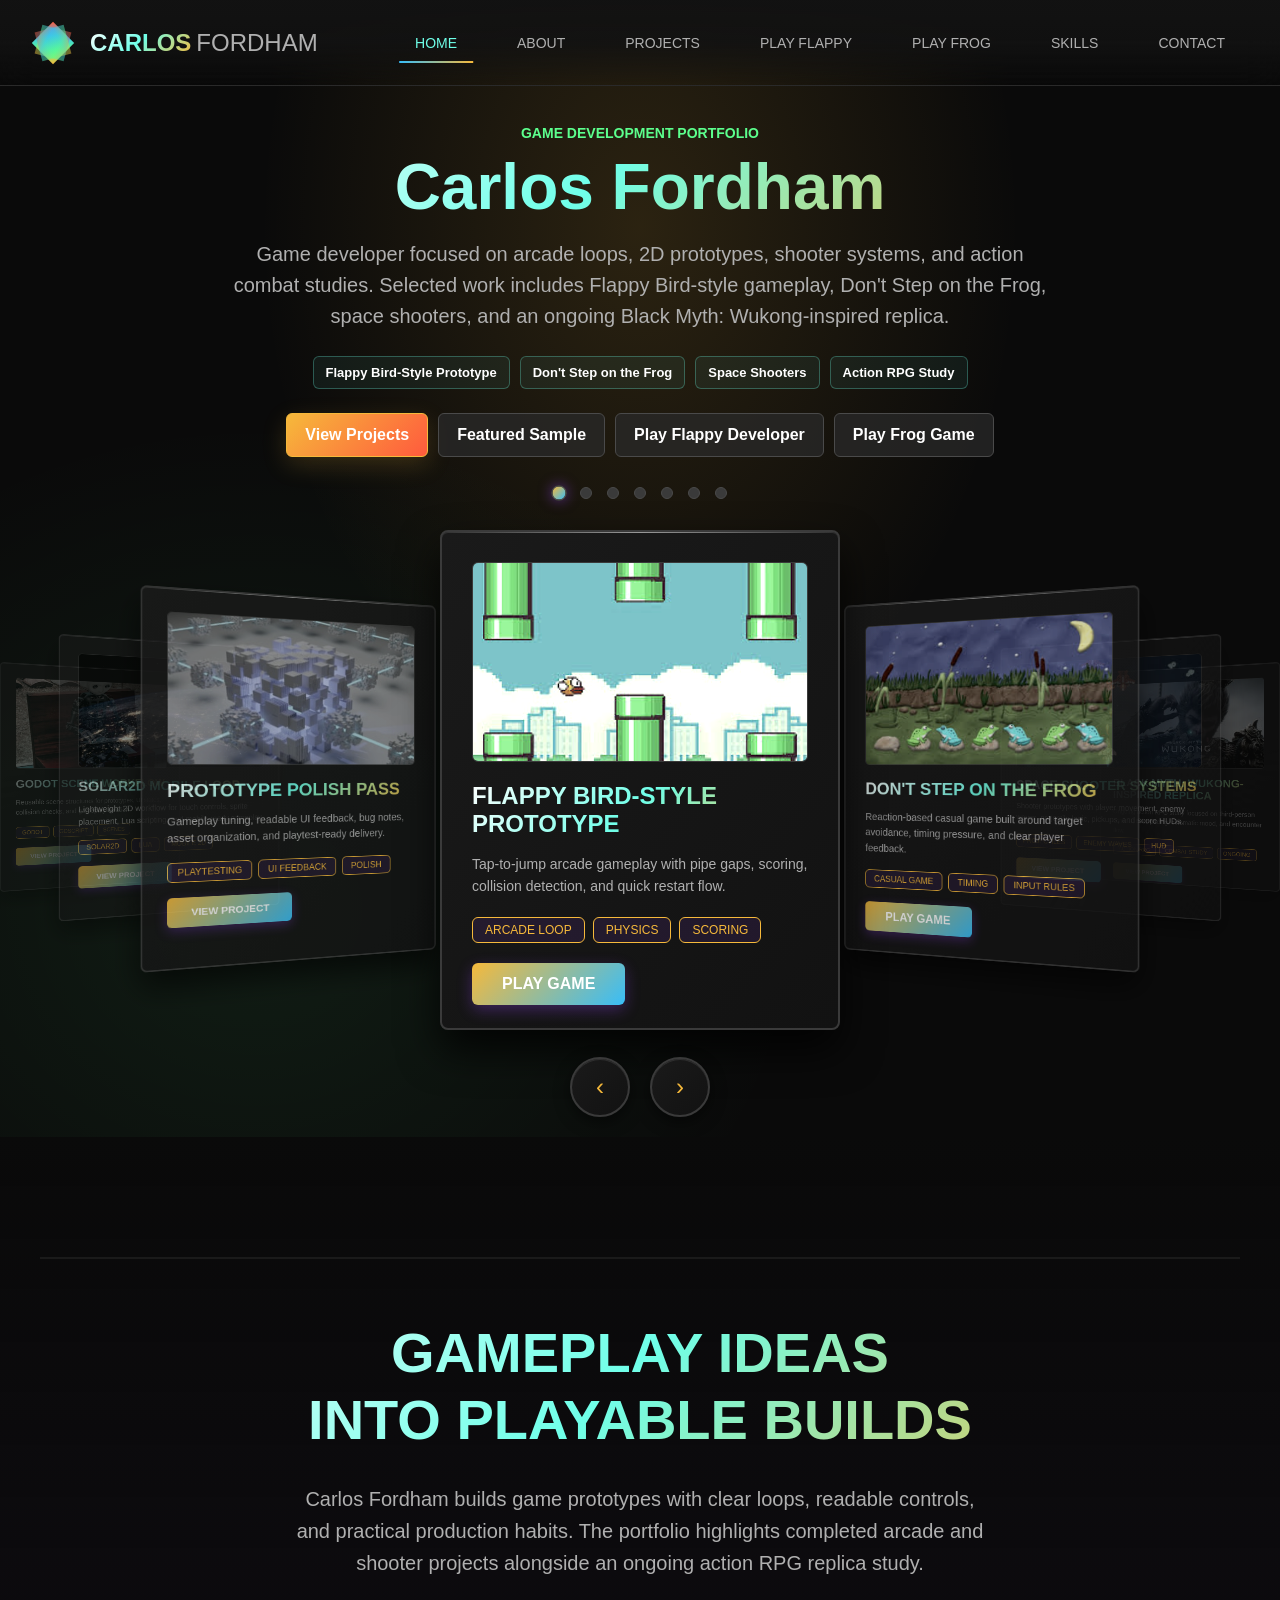
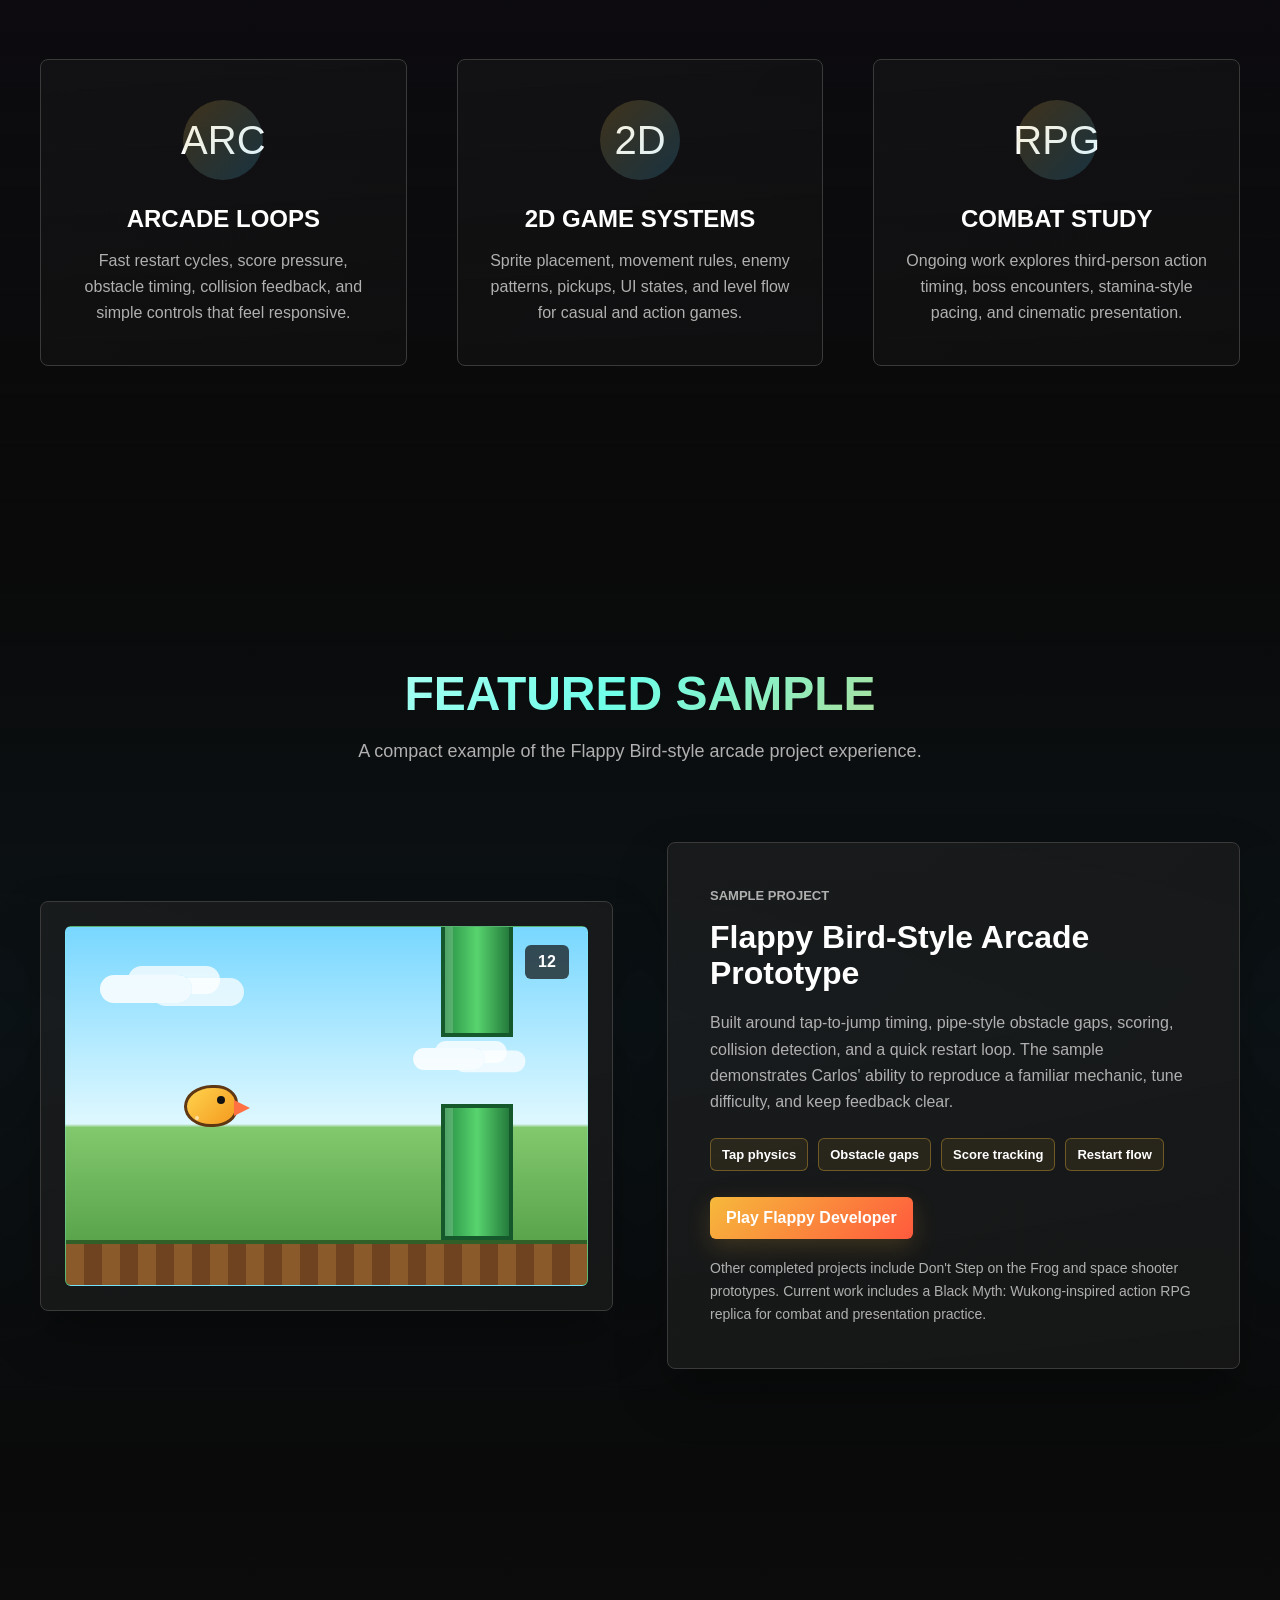
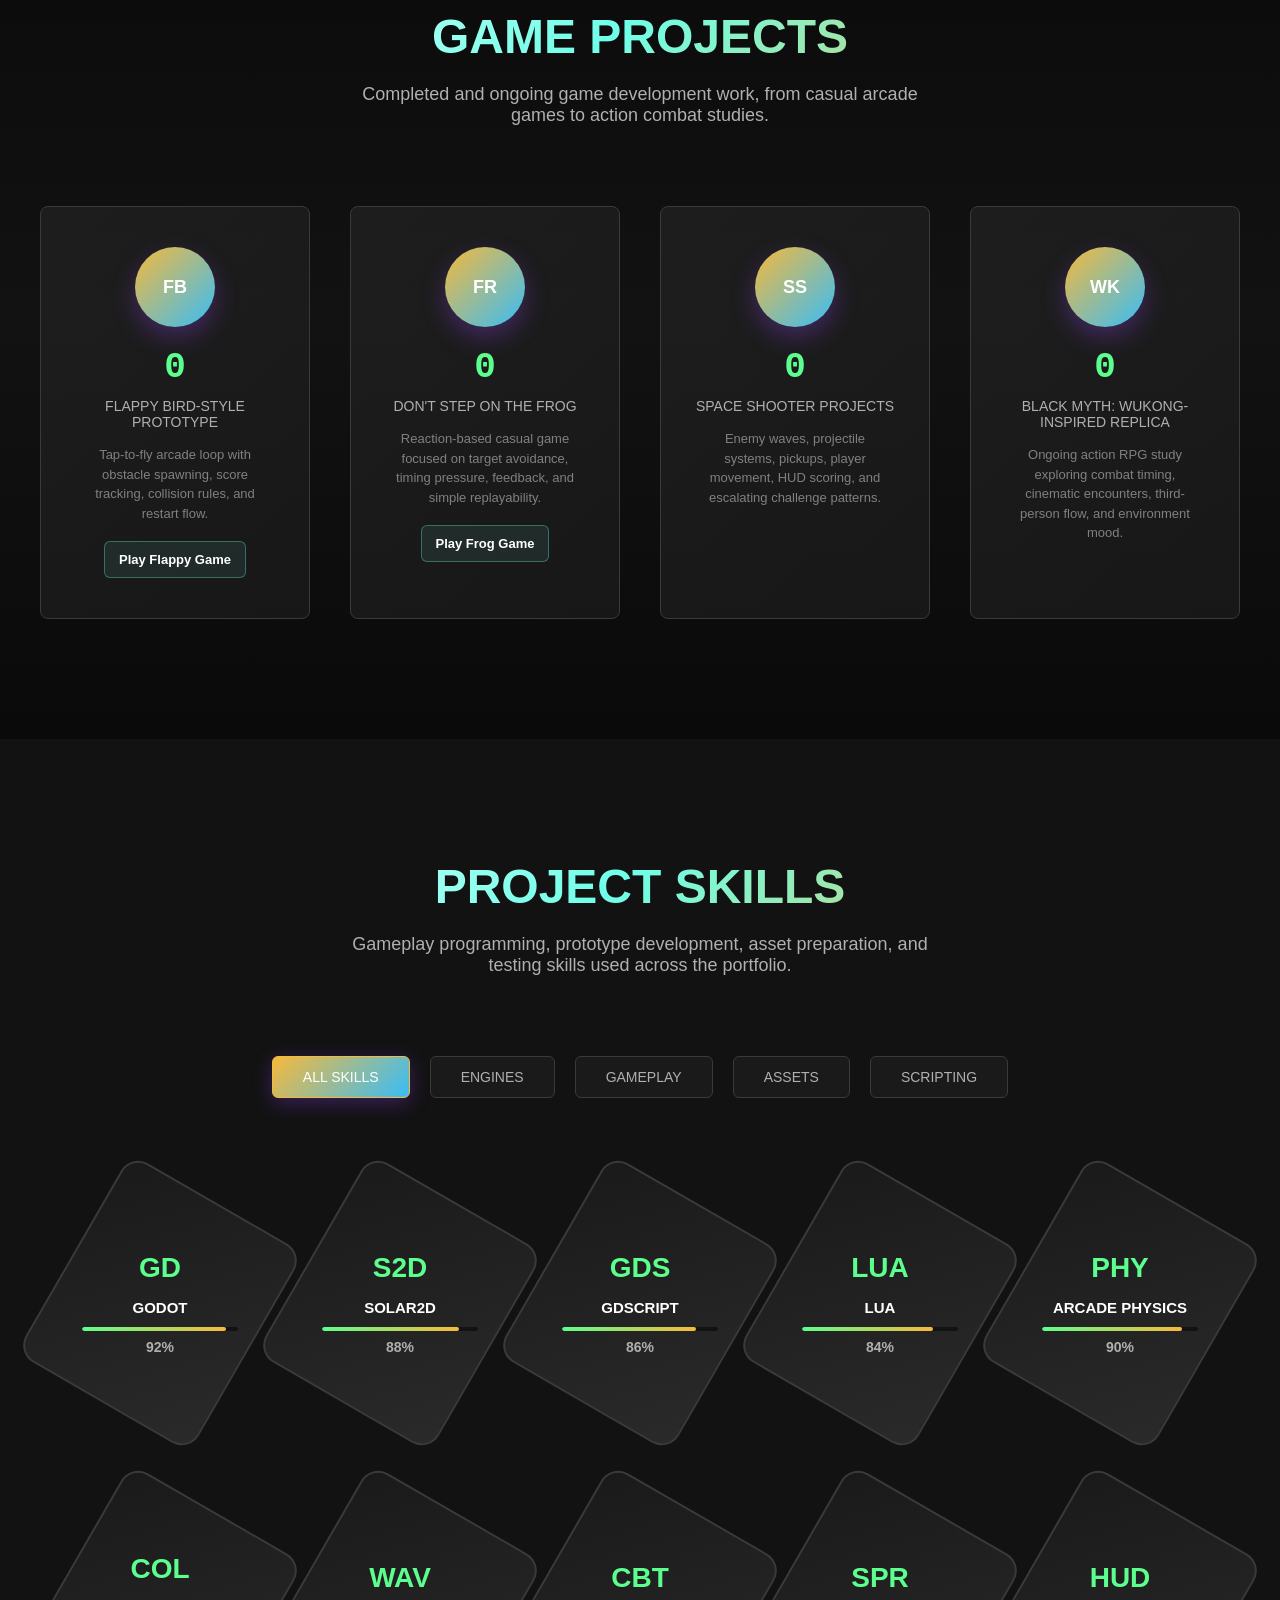
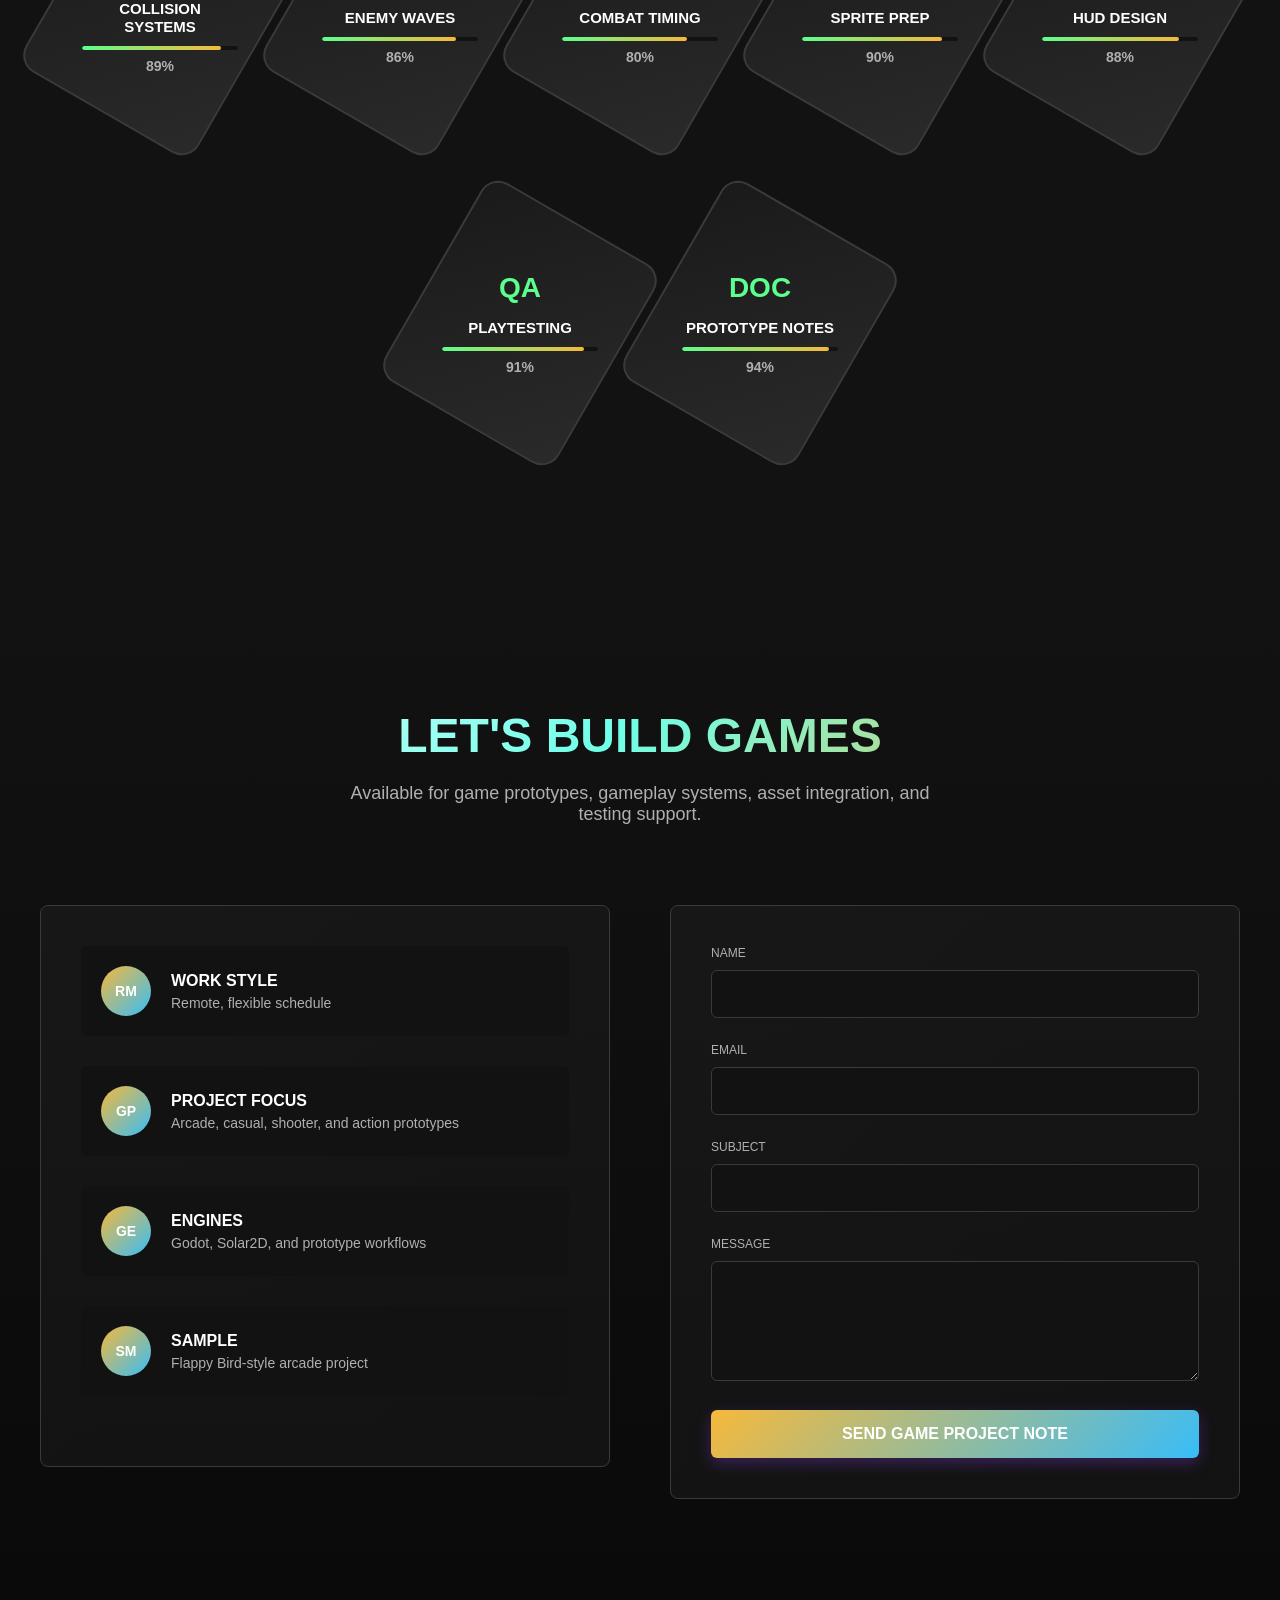
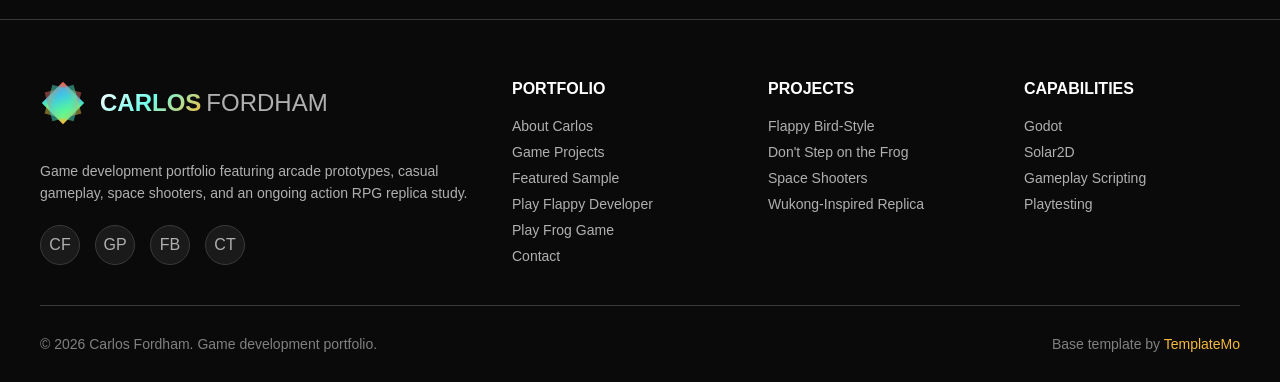
<file: index.html>
<!DOCTYPE html>
<html lang="en">
<head>
    <meta charset="UTF-8">
    <meta name="viewport" content="width=device-width, initial-scale=1.0">
    <title>Carlos Fordham | Game Development Portfolio</title>
    <link rel="stylesheet" href="templatemo-prism-flux.css">
<!-- 

TemplateMo 600 Prism Flux

https://templatemo.com/tm-600-prism-flux

-->
</head>
<body>
    <!-- Loading Screen -->
    <div class="loader" id="loader">
        <div class="loader-content">
            <div class="loader-prism">
                <div class="prism-face"></div>
                <div class="prism-face"></div>
                <div class="prism-face"></div>
            </div>
            <div style="color: var(--accent-purple); font-size: 18px; text-transform: uppercase; letter-spacing: 0;">Preparing Portfolio...</div>
        </div>
    </div>

    <!-- Navigation Header -->
    <header class="header" id="header">
        <nav class="nav-container">
            <a href="#home" class="logo">
                <div class="logo-icon">
                    <div class="logo-prism">
                        <div class="prism-shape"></div>
                    </div>
                </div>
                <span class="logo-text">
                    <span class="prism">Carlos</span>
                    <span class="flux">Fordham</span>
                </span>
            </a>
            
            <ul class="nav-menu" id="navMenu">
                <li><a href="#home" class="nav-link active">Home</a></li>
                <li><a href="#about" class="nav-link">About</a></li>
                <li><a href="#projects" class="nav-link">Projects</a></li>
                <li><a href="games/flappy/" class="nav-link">Play Flappy</a></li>
                <li><a href="games/dont-step-on-the-frog/" class="nav-link">Play Frog</a></li>
                <li><a href="#skills" class="nav-link">Skills</a></li>
                <li><a href="#contact" class="nav-link">Contact</a></li>
            </ul>
            
            <div class="menu-toggle" id="menuToggle">
                <span></span>
                <span></span>
                <span></span>
            </div>
        </nav>
    </header>

    <!-- Hero Section with 3D Carousel -->
    <section class="hero" id="home">
        <div class="hero-intro">
            <p class="hero-kicker">Game Development Portfolio</p>
            <h1>Carlos Fordham</h1>
            <p class="hero-summary">
                Game developer focused on arcade loops, 2D prototypes, shooter systems, and action combat studies.
                Selected work includes Flappy Bird-style gameplay, Don't Step on the Frog, space shooters, and an
                ongoing Black Myth: Wukong-inspired replica.
            </p>
            <div class="hero-tags" aria-label="Portfolio highlights">
                <span>Flappy Bird-Style Prototype</span>
                <span>Don't Step on the Frog</span>
                <span>Space Shooters</span>
                <span>Action RPG Study</span>
            </div>
            <div class="hero-actions">
                <a href="#projects" class="hero-button hero-button-primary">View Projects</a>
                <a href="#sample" class="hero-button">Featured Sample</a>
                <a href="games/flappy/" class="hero-button">Play Flappy Developer</a>
                <a href="games/dont-step-on-the-frog/" class="hero-button">Play Frog Game</a>
            </div>
        </div>

        <div class="carousel-container">
            <div class="carousel" id="carousel">
                <!-- Carousel items will be generated by JavaScript -->
            </div>
            
            <div class="carousel-controls">
                <button class="carousel-btn" id="prevBtn" aria-label="Previous work sample">&lsaquo;</button>
                <button class="carousel-btn" id="nextBtn" aria-label="Next work sample">&rsaquo;</button>
            </div>
            
            <div class="carousel-indicators" id="indicators">
                <!-- Indicators will be generated by JavaScript -->
            </div>
        </div>
    </section>

    <!-- About Section -->
    <section class="philosophy-section" id="about">
        <div class="philosophy-container">
            <div class="prism-line"></div>
            
            <h2 class="philosophy-headline">
                Gameplay Ideas<br>Into Playable Builds
            </h2>
            
            <p class="philosophy-subheading">
                Carlos Fordham builds game prototypes with clear loops, readable controls, and practical production habits.
                The portfolio highlights completed arcade and shooter projects alongside an ongoing action RPG replica study.
            </p>
            
            <div class="philosophy-pillars">
                <div class="pillar">
                    <div class="pillar-icon">ARC</div>
                    <h3 class="pillar-title">Arcade Loops</h3>
                    <p class="pillar-description">
                        Fast restart cycles, score pressure, obstacle timing, collision feedback, and simple controls that feel responsive.
                    </p>
                </div>
                
                <div class="pillar">
                    <div class="pillar-icon">2D</div>
                    <h3 class="pillar-title">2D Game Systems</h3>
                    <p class="pillar-description">
                        Sprite placement, movement rules, enemy patterns, pickups, UI states, and level flow for casual and action games.
                    </p>
                </div>
                
                <div class="pillar">
                    <div class="pillar-icon">RPG</div>
                    <h3 class="pillar-title">Combat Study</h3>
                    <p class="pillar-description">
                        Ongoing work explores third-person action timing, boss encounters, stamina-style pacing, and cinematic presentation.
                    </p>
                </div>
            </div>
            
            <div class="philosophy-particles" id="particles">
                <!-- Particles will be generated by JavaScript -->
            </div>
        </div>
    </section>

    <!-- Featured Sample Section -->
    <section class="sample-section" id="sample">
        <div class="section-header">
            <h2 class="section-title">Featured Sample</h2>
            <p class="section-subtitle">A compact example of the Flappy Bird-style arcade project experience.</p>
        </div>

        <div class="sample-container">
            <div class="sample-preview" aria-label="Flappy Bird-style sample preview">
                <div class="sample-sky">
                    <div class="sample-cloud cloud-one"></div>
                    <div class="sample-cloud cloud-two"></div>
                    <div class="sample-pipe pipe-top"></div>
                    <div class="sample-pipe pipe-bottom"></div>
                    <div class="sample-bird"></div>
                    <div class="sample-ground"></div>
                    <div class="sample-score">12</div>
                </div>
            </div>

            <div class="sample-details">
                <p class="sample-label">Sample Project</p>
                <h3>Flappy Bird-Style Arcade Prototype</h3>
                <p>
                    Built around tap-to-jump timing, pipe-style obstacle gaps, scoring, collision detection, and a quick restart loop.
                    The sample demonstrates Carlos' ability to reproduce a familiar mechanic, tune difficulty, and keep feedback clear.
                </p>
                <div class="sample-points">
                    <span>Tap physics</span>
                    <span>Obstacle gaps</span>
                    <span>Score tracking</span>
                    <span>Restart flow</span>
                </div>
                <a href="games/flappy/" class="sample-play-link">Play Flappy Developer</a>
                <p class="sample-note">
                    Other completed projects include Don't Step on the Frog and space shooter prototypes. Current work includes a
                    Black Myth: Wukong-inspired action RPG replica for combat and presentation practice.
                </p>
            </div>
        </div>
    </section>

    <!-- Projects Section -->
    <section class="stats-section" id="projects">
        <div class="section-header">
            <h2 class="section-title">Game Projects</h2>
            <p class="section-subtitle">Completed and ongoing game development work, from casual arcade games to action combat studies.</p>
        </div>
        
        <div class="stats-grid">
            <div class="stat-card project-card">
                <div class="stat-icon">FB</div>
                <div class="stat-number" data-target="1">0</div>
                <div class="stat-label">Flappy Bird-Style Prototype</div>
                <p class="stat-description">Tap-to-fly arcade loop with obstacle spawning, score tracking, collision rules, and restart flow.</p>
                <a href="games/flappy/" class="project-play-link">Play Flappy Game</a>
            </div>
            
            <div class="stat-card project-card">
                <div class="stat-icon">FR</div>
                <div class="stat-number" data-target="2">0</div>
                <div class="stat-label">Don't Step on the Frog</div>
                <p class="stat-description">Reaction-based casual game focused on target avoidance, timing pressure, feedback, and simple replayability.</p>
                <a href="games/dont-step-on-the-frog/" class="project-play-link">Play Frog Game</a>
            </div>
            
            <div class="stat-card project-card">
                <div class="stat-icon">SS</div>
                <div class="stat-number" data-target="3">0</div>
                <div class="stat-label">Space Shooter Projects</div>
                <p class="stat-description">Enemy waves, projectile systems, pickups, player movement, HUD scoring, and escalating challenge patterns.</p>
            </div>
            
            <div class="stat-card project-card">
                <div class="stat-icon">WK</div>
                <div class="stat-number" data-target="4">0</div>
                <div class="stat-label">Black Myth: Wukong-Inspired Replica</div>
                <p class="stat-description">Ongoing action RPG study exploring combat timing, cinematic encounters, third-person flow, and environment mood.</p>
            </div>
        </div>
    </section>

    <!-- Skills Section -->
    <section class="skills-section" id="skills">
        <div class="skills-container">
            <div class="section-header">
                <h2 class="section-title">Project Skills</h2>
                <p class="section-subtitle">Gameplay programming, prototype development, asset preparation, and testing skills used across the portfolio.</p>
            </div>
            
            <div class="skill-categories">
                <div class="category-tab active" data-category="all">All Skills</div>
                <div class="category-tab" data-category="engine">Engines</div>
                <div class="category-tab" data-category="gameplay">Gameplay</div>
                <div class="category-tab" data-category="asset">Assets</div>
                <div class="category-tab" data-category="scripting">Scripting</div>
            </div>

            <div class="skills-hexagon-grid" id="skillsGrid">
                <!-- Hexagonal skill items will be generated by JavaScript -->
            </div>
        </div>
    </section>

    <!-- Contact Section -->
    <section class="contact-section" id="contact">
        <div class="section-header">
            <h2 class="section-title">Let's Build Games</h2>
            <p class="section-subtitle">Available for game prototypes, gameplay systems, asset integration, and testing support.</p>
        </div>
        
        <div class="contact-container">
            <div class="contact-info">
                <a href="#contact" class="info-item">
                    <div class="info-icon">RM</div>
                    <div class="info-text">
                        <h4>Work Style</h4>
                        <p>Remote, flexible schedule</p>
                    </div>
                </a>
                
                <a href="#projects" class="info-item">
                    <div class="info-icon">GP</div>
                    <div class="info-text">
                        <h4>Project Focus</h4>
                        <p>Arcade, casual, shooter, and action prototypes</p>
                    </div>
                </a>
                
                <a href="#skills" class="info-item">
                    <div class="info-icon">GE</div>
                    <div class="info-text">
                        <h4>Engines</h4>
                        <p>Godot, Solar2D, and prototype workflows</p>
                    </div>
                </a>
                
                <a href="#sample" class="info-item">
                    <div class="info-icon">SM</div>
                    <div class="info-text">
                        <h4>Sample</h4>
                        <p>Flappy Bird-style arcade project</p>
                    </div>
                </a>
            </div>
            
            <form class="contact-form" id="contactForm">
                <div class="form-group">
                    <label for="name">Name</label>
                    <input type="text" id="name" name="name" required>
                </div>
                
                <div class="form-group">
                    <label for="email">Email</label>
                    <input type="email" id="email" name="email" required>
                </div>
                
                <div class="form-group">
                    <label for="subject">Subject</label>
                    <input type="text" id="subject" name="subject" required>
                </div>
                
                <div class="form-group">
                    <label for="message">Message</label>
                    <textarea id="message" name="message" required></textarea>
                </div>
                
                <button type="submit" class="submit-btn">Send Game Project Note</button>
            </form>
        </div>
    </section>

    <!-- Footer -->
    <footer class="footer">
        <div class="footer-content">
            <div class="footer-brand">
                <div class="footer-logo">
                    <div class="logo-icon">
                        <div class="logo-prism">
                            <div class="prism-shape"></div>
                        </div>
                    </div>
                    <span class="logo-text">
                        <span class="prism">Carlos</span>
                        <span class="flux">Fordham</span>
                    </span>
                </div>
                <p class="footer-description">
                    Game development portfolio featuring arcade prototypes, casual gameplay, space shooters,
                    and an ongoing action RPG replica study.
                </p>
                <div class="footer-social">
                    <a href="#home" class="social-icon">CF</a>
                    <a href="#projects" class="social-icon">GP</a>
                    <a href="games/flappy/" class="social-icon">FB</a>
                    <a href="#contact" class="social-icon">CT</a>
                </div>
            </div>
            
            <div class="footer-section">
                <h4>Portfolio</h4>
                <div class="footer-links">
                    <a href="#about">About Carlos</a>
                    <a href="#projects">Game Projects</a>
                    <a href="#sample">Featured Sample</a>
                    <a href="games/flappy/">Play Flappy Developer</a>
                    <a href="games/dont-step-on-the-frog/">Play Frog Game</a>
                    <a href="#contact">Contact</a>
                </div>
            </div>
            
            <div class="footer-section">
                <h4>Projects</h4>
                <div class="footer-links">
                    <a href="#projects">Flappy Bird-Style</a>
                    <a href="games/dont-step-on-the-frog/">Don't Step on the Frog</a>
                    <a href="#projects">Space Shooters</a>
                    <a href="#projects">Wukong-Inspired Replica</a>
                </div>
            </div>
            
            <div class="footer-section">
                <h4>Capabilities</h4>
                <div class="footer-links">
                    <a href="#skills">Godot</a>
                    <a href="#skills">Solar2D</a>
                    <a href="#skills">Gameplay Scripting</a>
                    <a href="#skills">Playtesting</a>
                </div>
            </div>
        </div>
        
        <div class="footer-bottom">
            <div class="copyright">
                &copy; 2026 Carlos Fordham. Game development portfolio.
            </div>
            <div class="footer-credits">
                Base template by <a href="https://templatemo.com" rel="nofollow" target="_blank">TemplateMo</a>
            </div>
        </div>
    </footer>
<script src="templatemo-prism-scripts.js"></script>
</body>
</html>
</file>
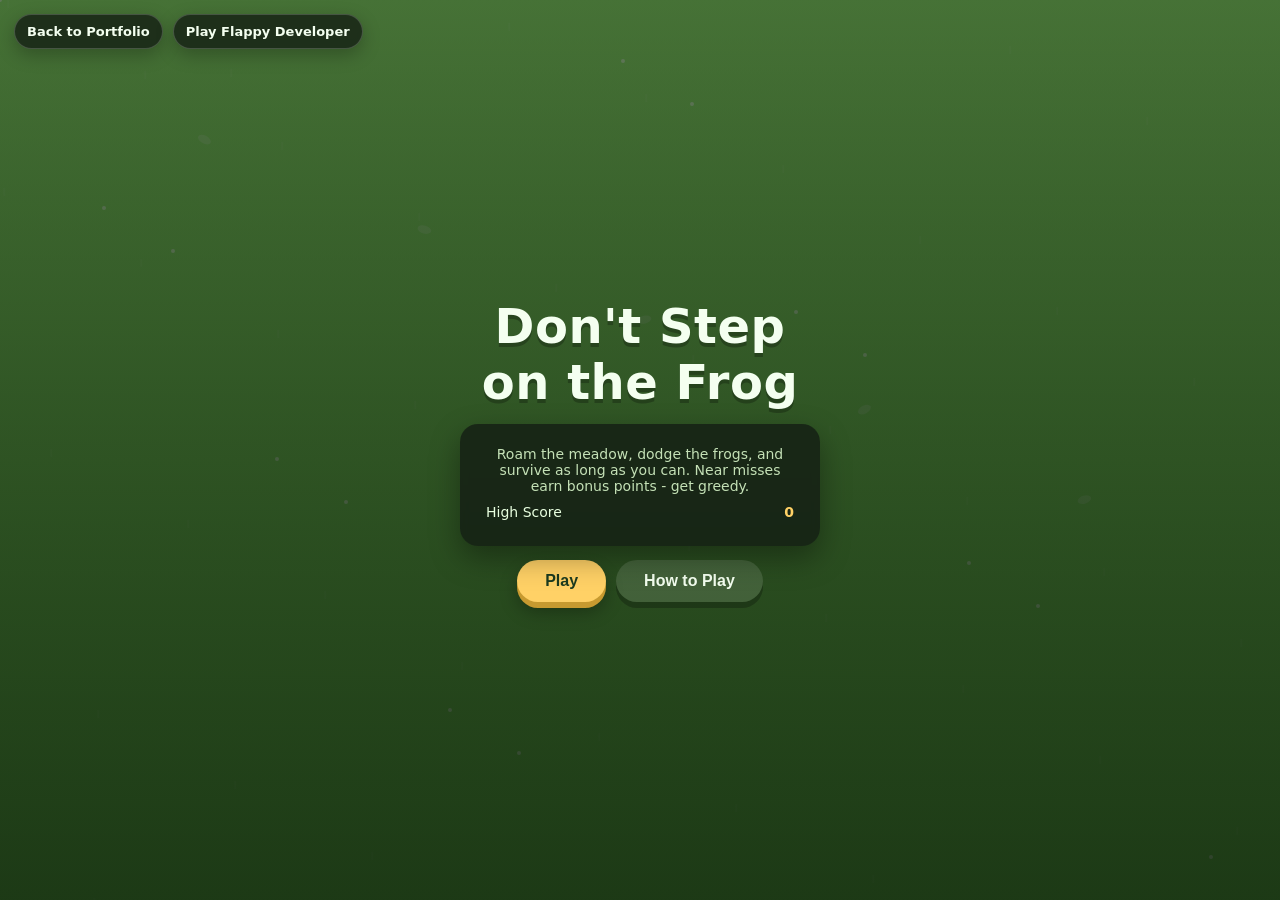
<file: games/dont-step-on-the-frog/index.html>
<!DOCTYPE html>
<html lang="en">
<head>
<meta charset="UTF-8" />
<meta name="viewport" content="width=device-width, initial-scale=1.0, maximum-scale=1, user-scalable=no" />
<title>Don't Step on the Frog | Carlos Fordham</title>
<style>
  :root {
    --grass-a: #7fd858;
    --grass-b: #6cc94a;
    --ui-bg: rgba(20, 30, 20, 0.82);
    --accent: #ffd166;
    --danger: #ff4d4d;
    --text: #f4fff0;
  }
  * { box-sizing: border-box; -webkit-tap-highlight-color: transparent; }
  .portfolio-nav { position: fixed; top: 14px; left: 14px; z-index: 30; display: flex; gap: 10px; flex-wrap: wrap; }
  .portfolio-nav a { color: var(--text); text-decoration: none; font-weight: 800; font-size: 13px; padding: 9px 12px; border-radius: 999px; background: rgba(20, 30, 20, 0.78); border: 1px solid rgba(255, 255, 255, 0.18); box-shadow: 0 6px 18px rgba(0,0,0,0.25); backdrop-filter: blur(4px); }
  .portfolio-nav a:hover { background: var(--accent); color: #1b3a1f; }
  html, body {
    margin: 0; padding: 0; height: 100%; overflow: hidden;
    font-family: 'Segoe UI', system-ui, -apple-system, sans-serif;
    background: #1b3a1f; color: var(--text);
    user-select: none;
  }
  #game-root { position: relative; width: 100vw; height: 100vh; overflow: hidden; }
  canvas { display: block; position: absolute; inset: 0; width: 100%; height: 100%; touch-action: none; }

  .overlay {
    position: absolute; inset: 0; display: flex; flex-direction: column;
    align-items: center; justify-content: center; gap: 14px;
    background: linear-gradient(180deg, rgba(10,20,10,0.55), rgba(10,20,10,0.78));
    text-align: center; padding: 24px; z-index: 10;
  }
  .hidden { display: none !important; }

  .title {
    font-size: clamp(28px, 6vw, 48px);
    font-weight: 800; color: var(--text);
    text-shadow: 0 4px 0 rgba(0,0,0,0.25);
    letter-spacing: 0.5px;
  }
  .subtitle { font-size: 14px; color: #d7f5c8; max-width: 320px; opacity: 0.9; }

  .btn {
    border: none; cursor: pointer; font-weight: 700; font-size: 16px;
    padding: 12px 28px; border-radius: 999px; color: #1b3a1f;
    background: var(--accent); box-shadow: 0 6px 0 #c79a30, 0 10px 18px rgba(0,0,0,0.3);
    transition: transform 0.08s ease, box-shadow 0.08s ease;
  }
  .btn:active { transform: translateY(4px); box-shadow: 0 2px 0 #c79a30, 0 4px 10px rgba(0,0,0,0.3); }
  .btn.secondary {
    background: rgba(255,255,255,0.12); color: var(--text);
    box-shadow: 0 6px 0 rgba(0,0,0,0.25);
  }
  .btn-row { display: flex; gap: 10px; flex-wrap: wrap; justify-content: center; }

  .panel {
    background: var(--ui-bg); border-radius: 18px; padding: 22px 26px;
    max-width: 360px; width: 90%; backdrop-filter: blur(4px);
    box-shadow: 0 12px 30px rgba(0,0,0,0.35);
  }
  .stat-row { display: flex; justify-content: space-between; font-size: 14px; margin: 4px 0; color: #e8ffe0; }
  .stat-row b { color: var(--accent); }

  #hud {
    position: absolute; top: 0; left: 0; right: 0; display: flex;
    justify-content: space-between; align-items: flex-start; padding: 12px 14px;
    pointer-events: none; z-index: 5; font-weight: 700;
  }
  .hud-pill {
    background: rgba(15,30,15,0.55); padding: 6px 14px; border-radius: 999px;
    font-size: 14px; backdrop-filter: blur(2px); margin-bottom: 6px;
  }
  .hud-left, .hud-right { display: flex; flex-direction: column; align-items: flex-start; pointer-events: auto; }
  .hud-right { align-items: flex-end; }
  .icon-btn {
    pointer-events: auto; background: rgba(15,30,15,0.6); border: none; color: var(--text);
    min-width: 34px; height: 34px; border-radius: 999px; font-size: 12px; padding: 0 10px; cursor: pointer; margin-left: 6px;
  }

  #combo-banner {
    position: absolute; top: 70px; left: 50%; transform: translateX(-50%);
    font-size: 20px; font-weight: 800; color: var(--accent); text-shadow: 0 2px 4px rgba(0,0,0,0.4);
    opacity: 0; transition: opacity 0.15s ease, transform 0.15s ease; pointer-events: none; z-index: 6;
  }
  #combo-banner.show { opacity: 1; transform: translateX(-50%) translateY(4px); }

  #joystick {
    position: absolute; bottom: 26px; left: 26px; width: 110px; height: 110px;
    border-radius: 50%; background: rgba(255,255,255,0.12); border: 2px solid rgba(255,255,255,0.25);
    z-index: 5; touch-action: none;
  }
  #joystick-knob {
    position: absolute; width: 46px; height: 46px; border-radius: 50%;
    background: rgba(255,255,255,0.55); top: 32px; left: 32px; pointer-events: none;
  }

  .achv-toast {
    position: absolute; top: 110px; left: 50%; transform: translateX(-50%) translateY(-10px);
    background: rgba(15,30,15,0.85); border: 1px solid var(--accent); border-radius: 12px;
    padding: 8px 16px; font-size: 13px; opacity: 0; transition: all 0.25s ease; z-index: 8; pointer-events: none;
  }
  .achv-toast.show { opacity: 1; transform: translateX(-50%) translateY(0); }

  @media (max-width: 600px) {
    .panel { padding: 16px 18px; }
  }
</style>
</head>
<body>
<nav class="portfolio-nav" aria-label="Game page navigation">
  <a href="../../index.html">Back to Portfolio</a>
  <a href="../flappy/">Play Flappy Developer</a>
</nav>
<div id="game-root">
  <canvas id="game-canvas"></canvas>

  <div id="hud" class="hidden">
    <div class="hud-left">
      <div class="hud-pill">Score: <span id="hud-score">0</span></div>
      <div class="hud-pill">Best: <span id="hud-best">0</span></div>
    </div>
    <div class="hud-right">
      <div style="display:flex;">
        <button class="icon-btn" id="btn-pause" title="Pause">||</button>
        <button class="icon-btn" id="btn-mute" title="Mute">Sound</button>
      </div>
      <div class="hud-pill" style="margin-top:6px;">Time: <span id="hud-time">0.0</span>s</div>
    </div>
  </div>

  <div id="combo-banner"></div>
  <div id="achv-toast" class="achv-toast"></div>

  <div id="joystick" class="hidden">
    <div id="joystick-knob"></div>
  </div>

  <!-- Main Menu -->
  <div id="screen-menu" class="overlay">
    <div class="title">Don't Step<br/>on the Frog</div>
    <div class="panel">
      <div class="subtitle">Roam the meadow, dodge the frogs, and survive as long as you can. Near misses earn bonus points - get greedy.</div>
      <div class="stat-row" style="margin-top:10px;"><span>High Score</span><b id="menu-best">0</b></div>
    </div>
    <div class="btn-row">
      <button class="btn" id="btn-play">Play</button>
      <button class="btn secondary" id="btn-howto">How to Play</button>
    </div>
  </div>

  <!-- How to Play -->
  <div id="screen-howto" class="overlay hidden">
    <div class="panel">
      <div class="title" style="font-size:22px;">How to Play</div>
      <p class="subtitle">Move with WASD / Arrow Keys (desktop) or the joystick (mobile).</p>
      <p class="subtitle">Avoid touching frogs - one touch ends your run.</p>
      <p class="subtitle">Survive for points. Brush past a frog closely without touching it for a <b>Near Miss bonus</b>. Chain near misses for a combo multiplier.</p>
      <p class="subtitle">Difficulty ramps up every 20 seconds - more frogs, faster hops.</p>
    </div>
    <button class="btn" id="btn-howto-back">Back</button>
  </div>

  <!-- Pause -->
  <div id="screen-pause" class="overlay hidden">
    <div class="title" style="font-size:28px;">Paused</div>
    <div class="btn-row">
      <button class="btn" id="btn-resume">Resume</button>
      <button class="btn secondary" id="btn-pause-menu">Main Menu</button>
    </div>
  </div>

  <!-- Game Over -->
  <div id="screen-gameover" class="overlay hidden">
    <div class="title" style="font-size:30px; color:#ffb3b3;">Squashed!</div>
    <div class="panel">
      <div class="stat-row"><span>Final Score</span><b id="go-score">0</b></div>
      <div class="stat-row"><span>High Score</span><b id="go-best">0</b></div>
      <div class="stat-row"><span>Time Survived</span><b id="go-time">0.0s</b></div>
      <div class="stat-row"><span>Near Misses</span><b id="go-misses">0</b></div>
    </div>
    <div class="btn-row">
      <button class="btn" id="btn-retry">Play Again</button>
      <button class="btn secondary" id="btn-gameover-menu">Main Menu</button>
    </div>
  </div>
</div>

<script>
(() => {
  "use strict";

  // ---------- Setup ----------
  const canvas = document.getElementById("game-canvas");
  const ctx = canvas.getContext("2d");
  const root = document.getElementById("game-root");

  function resize() {
    canvas.width = root.clientWidth * devicePixelRatio;
    canvas.height = root.clientHeight * devicePixelRatio;
    canvas.style.width = root.clientWidth + "px";
    canvas.style.height = root.clientHeight + "px";
    ctx.setTransform(devicePixelRatio, 0, 0, devicePixelRatio, 0, 0);
  }
  window.addEventListener("resize", resize);
  resize();

  const STORE_KEY = "frogGame_highScore_v1";
  const ACHV_KEY = "frogGame_achievements_v1";
  let highScore = Number(localStorage.getItem(STORE_KEY) || 0);
  let achievements = JSON.parse(localStorage.getItem(ACHV_KEY) || "{}");

  function saveHigh(v) {
    highScore = Math.max(highScore, v);
    try { localStorage.setItem(STORE_KEY, String(highScore)); } catch (e) {}
  }
  function unlockAchievement(key, label) {
    if (achievements[key]) return;
    achievements[key] = true;
    try { localStorage.setItem(ACHV_KEY, JSON.stringify(achievements)); } catch (e) {}
    showAchvToast("Achievement: " + label);
  }

  // ---------- DOM refs ----------
  const screens = {
    menu: document.getElementById("screen-menu"),
    howto: document.getElementById("screen-howto"),
    pause: document.getElementById("screen-pause"),
    gameover: document.getElementById("screen-gameover"),
  };
  const hud = document.getElementById("hud");
  const joystickEl = document.getElementById("joystick");
  const joystickKnob = document.getElementById("joystick-knob");
  const comboBanner = document.getElementById("combo-banner");
  const achvToastEl = document.getElementById("achv-toast");

  function showScreen(name) {
    Object.values(screens).forEach((s) => s.classList.add("hidden"));
    if (name) screens[name].classList.remove("hidden");
  }
  function showAchvToast(text) {
    achvToastEl.textContent = text;
    achvToastEl.classList.add("show");
    clearTimeout(showAchvToast._t);
    showAchvToast._t = setTimeout(() => achvToastEl.classList.remove("show"), 2200);
  }

  document.getElementById("menu-best").textContent = highScore;

  // ---------- Audio (lightweight synthesized SFX, no asset files) ----------
  let audioCtx = null;
  let muted = false;
  function ensureAudio() {
    if (!audioCtx) audioCtx = new (window.AudioContext || window.webkitAudioContext)();
  }
  function beep(freq, dur, type = "sine", gain = 0.12) {
    if (muted) return;
    try {
      ensureAudio();
      const o = audioCtx.createOscillator();
      const g = audioCtx.createGain();
      o.type = type; o.frequency.value = freq;
      g.gain.value = gain;
      o.connect(g); g.connect(audioCtx.destination);
      o.start();
      g.gain.exponentialRampToValueAtTime(0.001, audioCtx.currentTime + dur);
      o.stop(audioCtx.currentTime + dur);
    } catch (e) {}
  }
  const sfx = {
    hop: () => beep(440 + Math.random() * 80, 0.08, "triangle", 0.05),
    nearMiss: () => beep(880, 0.12, "sine", 0.08),
    gameOver: () => { beep(180, 0.4, "sawtooth", 0.15); setTimeout(() => beep(90, 0.5, "sawtooth", 0.12), 120); },
    click: () => beep(600, 0.05, "square", 0.04),
    milestone: () => { beep(660, 0.1, "sine", 0.08); setTimeout(() => beep(880, 0.12, "sine", 0.08), 90); },
  };

  // ---------- Input ----------
  const keys = {};
  window.addEventListener("keydown", (e) => { keys[e.key.toLowerCase()] = true; });
  window.addEventListener("keyup", (e) => { keys[e.key.toLowerCase()] = false; });

  let joyVec = { x: 0, y: 0 };
  let joyActive = false;
  let joyTouchId = null;
  joystickEl.addEventListener("touchstart", (e) => {
    e.preventDefault();
    const t = e.changedTouches[0];
    joyTouchId = t.identifier;
    joyActive = true;
  }, { passive: false });
  window.addEventListener("touchmove", (e) => {
    if (!joyActive) return;
    for (const t of e.changedTouches) {
      if (t.identifier !== joyTouchId) continue;
      const rect = joystickEl.getBoundingClientRect();
      const cx = rect.left + rect.width / 2;
      const cy = rect.top + rect.height / 2;
      let dx = t.clientX - cx, dy = t.clientY - cy;
      const max = rect.width / 2;
      const dist = Math.min(max, Math.hypot(dx, dy));
      const ang = Math.atan2(dy, dx);
      dx = Math.cos(ang) * dist; dy = Math.sin(ang) * dist;
      joyVec.x = dx / max; joyVec.y = dy / max;
      joystickKnob.style.left = 32 + dx + "px";
      joystickKnob.style.top = 32 + dy + "px";
    }
  }, { passive: false });
  window.addEventListener("touchend", (e) => {
    for (const t of e.changedTouches) {
      if (t.identifier === joyTouchId) {
        joyActive = false; joyTouchId = null; joyVec = { x: 0, y: 0 };
        joystickKnob.style.left = "32px"; joystickKnob.style.top = "32px";
      }
    }
  });

  // ---------- Game constants ----------
  const PLAYER_RADIUS = 16;
  const PLAYER_SPEED = 220; // px/sec
  const FROG_RADIUS = 14;
  const NEAR_MISS_DIST = 34; // distance threshold beyond touch radius for bonus
  const TOUCH_DIST = PLAYER_RADIUS + FROG_RADIUS - 6;

  // ---------- Game state ----------
  let state = "menu"; // menu | playing | paused | gameover
  let player, frogs, particles, floaters;
  let score, elapsed, nearMisses, comboCount, comboTimer, lastDifficultyTier;
  let shake = 0;
  let frogSpawnAcc = 0;
  let lastFrameTs = 0;

  function rand(a, b) { return a + Math.random() * (b - a); }

  function resetGame() {
    player = {
      x: root.clientWidth / 2, y: root.clientHeight / 2,
      vx: 0, vy: 0, facing: 1, bob: 0, recentlyNearMissed: new Set(),
    };
    frogs = [];
    particles = [];
    floaters = [];
    score = 0;
    elapsed = 0;
    nearMisses = 0;
    comboCount = 0;
    comboTimer = 0;
    lastDifficultyTier = 0;
    frogSpawnAcc = 0;
    spawnInitialFrogs();
  }

  function spawnInitialFrogs() {
    for (let i = 0; i < 6; i++) spawnFrog();
  }

  function spawnFrog() {
    const w = root.clientWidth, h = root.clientHeight;
    let x, y, tries = 0;
    do {
      x = rand(40, w - 40);
      y = rand(100, h - 60);
      tries++;
    } while (Math.hypot(x - player.x, y - player.y) < 120 && tries < 10);

    frogs.push({
      x, y,
      baseX: x, baseY: y,
      state: "idle", // idle | hopping
      hopTimer: rand(1, 3),
      hopProgress: 0,
      hopFrom: { x, y },
      hopTo: { x, y },
      blink: 0,
      scale: 1,
      ripple: 0,
      wasNearMissedThisRun: false,
    });
  }

  function difficultyTier() {
    return Math.floor(elapsed / 20);
  }
  function frogTargetCount() {
    return Math.min(26, 6 + difficultyTier() * 3);
  }
  function frogHopSpeedMul() {
    return 1 + difficultyTier() * 0.18;
  }

  // ---------- Update ----------
  function updatePlayer(dt) {
    let dx = 0, dy = 0;
    if (keys["arrowleft"] || keys["a"]) dx -= 1;
    if (keys["arrowright"] || keys["d"]) dx += 1;
    if (keys["arrowup"] || keys["w"]) dy -= 1;
    if (keys["arrowdown"] || keys["s"]) dy += 1;
    if (joyActive) { dx += joyVec.x; dy += joyVec.y; }

    const len = Math.hypot(dx, dy);
    if (len > 0.001) { dx /= len; dy /= len; player.facing = dx >= 0 ? 1 : -1; }

    const targetVx = dx * PLAYER_SPEED;
    const targetVy = dy * PLAYER_SPEED;
    player.vx += (targetVx - player.vx) * Math.min(1, dt * 8);
    player.vy += (targetVy - player.vy) * Math.min(1, dt * 8);

    player.x += player.vx * dt;
    player.y += player.vy * dt;

    const w = root.clientWidth, h = root.clientHeight;
    player.x = Math.max(PLAYER_RADIUS, Math.min(w - PLAYER_RADIUS, player.x));
    player.y = Math.max(70, Math.min(h - 30, player.y));

    player.bob += dt * (4 + Math.hypot(player.vx, player.vy) * 0.02);

    if (Math.hypot(player.vx, player.vy) > 20 && Math.random() < 0.3) {
      particles.push({
        x: player.x, y: player.y + 14, vx: rand(-20, 20), vy: rand(-10, 10),
        life: 0.5, maxLife: 0.5, color: "rgba(120,90,50,0.4)", size: rand(3, 6),
      });
    }
  }

  function updateFrog(f, dt) {
    f.blink -= dt;
    if (f.blink <= 0) f.blink = rand(2, 5);

    if (f.state === "idle") {
      f.hopTimer -= dt;
      if (f.hopTimer <= 0) {
        const tier = difficultyTier();
        const hopChance = Math.min(0.95, 0.35 + tier * 0.12);
        if (Math.random() < hopChance) {
          const w = root.clientWidth, h = root.clientHeight;
          const dist = rand(40, 110);
          const ang = rand(0, Math.PI * 2);
          let nx = f.x + Math.cos(ang) * dist;
          let ny = f.y + Math.sin(ang) * dist;
          nx = Math.max(30, Math.min(w - 30, nx));
          ny = Math.max(90, Math.min(h - 50, ny));
          f.hopFrom = { x: f.x, y: f.y };
          f.hopTo = { x: nx, y: ny };
          f.hopProgress = 0;
          f.state = "hopping";
          sfx.hop();
        }
        f.hopTimer = rand(1, 3) / frogHopSpeedMul();
      }
    } else {
      f.hopProgress += dt * 2.6 * frogHopSpeedMul();
      const t = Math.min(1, f.hopProgress);
      const ease = t < 0.5 ? 2 * t * t : -1 + (4 - 2 * t) * t;
      f.x = f.hopFrom.x + (f.hopTo.x - f.hopFrom.x) * ease;
      f.y = f.hopFrom.y + (f.hopTo.y - f.hopFrom.y) * ease;
      f.scale = 1 + Math.sin(t * Math.PI) * 0.35;
      if (t >= 1) {
        f.state = "idle";
        f.scale = 1;
        f.ripple = 1;
        f.hopTimer = rand(0.6, 2) / frogHopSpeedMul();
      }
    }
    if (f.ripple > 0) f.ripple -= dt * 2;
  }

  function spawnFloater(x, y, text, color) {
    floaters.push({ x, y, text, color, life: 1, vy: -40 });
  }

  function checkCollisions() {
    for (const f of frogs) {
      const d = Math.hypot(f.x - player.x, f.y - player.y);
      if (d < TOUCH_DIST) {
        triggerGameOver();
        return;
      }
      if (d < NEAR_MISS_DIST && !f.wasNearMissedThisRun) {
        f.wasNearMissedThisRun = true;
        registerNearMiss(f);
      }
      if (d > NEAR_MISS_DIST * 1.6) {
        f.wasNearMissedThisRun = false;
      }
    }
  }

  function registerNearMiss(f) {
    nearMisses += 1;
    comboCount += 1;
    comboTimer = 1.4;
    const mult = Math.min(4, 1 + Math.floor(comboCount / 2));
    const bonus = 10 * mult;
    score += bonus;
    spawnFloater(f.x, f.y - 10, "+" + bonus, "#ffd166");
    sfx.nearMiss();
    if (comboCount >= 2) {
      comboBanner.textContent = "Combo x" + mult + "!";
      comboBanner.classList.add("show");
      clearTimeout(registerNearMiss._t);
      registerNearMiss._t = setTimeout(() => comboBanner.classList.remove("show"), 700);
    }
    if (nearMisses === 100) unlockAchievement("near100", "100 Near Misses");
  }

  function triggerGameOver() {
    state = "gameover";
    shake = 18;
    sfx.gameOver();
    saveHigh(Math.floor(score));
    document.getElementById("go-score").textContent = Math.floor(score);
    document.getElementById("go-best").textContent = highScore;
    document.getElementById("go-time").textContent = elapsed.toFixed(1) + "s";
    document.getElementById("go-misses").textContent = nearMisses;
    document.getElementById("hud-best").textContent = highScore;
    showScreen("gameover");
    hud.classList.add("hidden");
    joystickEl.classList.add("hidden");

    unlockAchievement("first", "First Game");
    if (score >= 100) unlockAchievement("s100", "100 Points");
    if (score >= 500) unlockAchievement("s500", "500 Points");
    if (score >= 1000) unlockAchievement("s1000", "1000 Points");
    if (elapsed >= 600) unlockAchievement("t10m", "10 Minute Survivor");
  }

  function update(dt) {
    if (state !== "playing") return;
    elapsed += dt;
    score += dt * 5; // base survival points

    updatePlayer(dt);
    for (const f of frogs) updateFrog(f, dt);

    // difficulty scaling: adjust frog count
    const target = frogTargetCount();
    frogSpawnAcc += dt;
    if (frogs.length < target && frogSpawnAcc > 0.35) {
      frogSpawnAcc = 0;
      spawnFrog();
    }
    const tier = difficultyTier();
    if (tier > lastDifficultyTier) {
      lastDifficultyTier = tier;
      spawnFloater(player.x, player.y - 30, "Speeding up!", "#ff8fa3");
    }

    if (comboTimer > 0) {
      comboTimer -= dt;
      if (comboTimer <= 0) comboCount = 0;
    }

    // milestone sound every 100 pts
    const milestone = Math.floor(score / 100);
    if (milestone > (update._lastMilestone || 0)) {
      update._lastMilestone = milestone;
      sfx.milestone();
    }

    checkCollisions();

    particles.forEach((p) => { p.x += p.vx * dt; p.y += p.vy * dt; p.life -= dt; });
    particles = particles.filter((p) => p.life > 0);

    floaters.forEach((fl) => { fl.y += fl.vy * dt; fl.life -= dt * 1.2; });
    floaters = floaters.filter((fl) => fl.life > 0);

    if (shake > 0) shake = Math.max(0, shake - dt * 60);

    document.getElementById("hud-score").textContent = Math.floor(score);
    document.getElementById("hud-time").textContent = elapsed.toFixed(1);
  }

  // ---------- Render ----------
  function drawBackground(t) {
    const w = root.clientWidth, h = root.clientHeight;
    const grad = ctx.createLinearGradient(0, 0, 0, h);
    grad.addColorStop(0, "#8fe46c");
    grad.addColorStop(1, "#5fbf3f");
    ctx.fillStyle = grad;
    ctx.fillRect(0, 0, w, h);

    // grass texture dots
    ctx.fillStyle = "rgba(255,255,255,0.06)";
    for (let i = 0; i < 40; i++) {
      const gx = (i * 137 + (t * 6) % 200) % w;
      const gy = (i * 71) % h;
      ctx.fillRect(gx, gy, 2, 8);
    }

    // floating leaves
    for (let i = 0; i < 6; i++) {
      const lx = (i * 220 + t * 12) % (w + 60) - 30;
      const ly = 40 + ((i * 90 + t * 8) % (h - 40));
      ctx.save();
      ctx.translate(lx, ly);
      ctx.rotate(Math.sin(t * 0.5 + i) * 0.5);
      ctx.fillStyle = "rgba(255,255,255,0.18)";
      ctx.beginPath();
      ctx.ellipse(0, 0, 7, 4, 0, 0, Math.PI * 2);
      ctx.fill();
      ctx.restore();
    }

    // tiny flowers
    ctx.fillStyle = "rgba(255,255,255,0.5)";
    for (let i = 0; i < 14; i++) {
      const fx = (i * 173) % w;
      const fy = (i * 251) % h;
      ctx.beginPath();
      ctx.arc(fx, fy, 2, 0, Math.PI * 2);
      ctx.fill();
    }
  }

  function drawFrog(f) {
    ctx.save();
    ctx.translate(f.x, f.y);
    ctx.scale(f.scale, 1 / f.scale * f.scale);

    if (f.ripple > 0) {
      ctx.strokeStyle = `rgba(255,255,255,${f.ripple * 0.5})`;
      ctx.lineWidth = 2;
      ctx.beginPath();
      ctx.ellipse(0, 8, 18 * (1.6 - f.ripple), 8 * (1.6 - f.ripple), 0, 0, Math.PI * 2);
      ctx.stroke();
    }

    // shadow
    ctx.fillStyle = "rgba(0,0,0,0.18)";
    ctx.beginPath();
    ctx.ellipse(0, FROG_RADIUS - 2, FROG_RADIUS * 0.8, 5, 0, 0, Math.PI * 2);
    ctx.fill();

    // body
    ctx.fillStyle = f.wasNearMissedThisRun ? "#ffe27a" : "#3fae46";
    ctx.beginPath();
    ctx.ellipse(0, 0, FROG_RADIUS, FROG_RADIUS * 0.78, 0, 0, Math.PI * 2);
    ctx.fill();

    // eyes
    const blinking = f.blink < 0.12;
    ctx.fillStyle = "#fff";
    ctx.beginPath();
    ctx.arc(-6, -8, 4.5, 0, Math.PI * 2);
    ctx.arc(6, -8, 4.5, 0, Math.PI * 2);
    ctx.fill();
    if (!blinking) {
      ctx.fillStyle = "#1b3a1f";
      ctx.beginPath();
      ctx.arc(-6, -8, 2, 0, Math.PI * 2);
      ctx.arc(6, -8, 2, 0, Math.PI * 2);
      ctx.fill();
    } else {
      ctx.strokeStyle = "#1b3a1f";
      ctx.lineWidth = 1.4;
      ctx.beginPath();
      ctx.moveTo(-9, -8); ctx.lineTo(-3, -8);
      ctx.moveTo(3, -8); ctx.lineTo(9, -8);
      ctx.stroke();
    }
    ctx.restore();
  }

  function drawPlayer() {
    const bobY = Math.sin(player.bob) * 3;
    ctx.save();
    ctx.translate(player.x, player.y);
    ctx.scale(player.facing, 1);

    // shadow
    ctx.fillStyle = "rgba(0,0,0,0.22)";
    ctx.beginPath();
    ctx.ellipse(0, PLAYER_RADIUS - 2, PLAYER_RADIUS * 0.85, 6, 0, 0, Math.PI * 2);
    ctx.fill();

    ctx.translate(0, bobY);

    // body
    ctx.fillStyle = "#ff7a59";
    ctx.beginPath();
    ctx.arc(0, 0, PLAYER_RADIUS, 0, Math.PI * 2);
    ctx.fill();
    ctx.strokeStyle = "#c14e33";
    ctx.lineWidth = 2;
    ctx.stroke();

    // face
    ctx.fillStyle = "#fff";
    ctx.beginPath();
    ctx.arc(6, -4, 4, 0, Math.PI * 2);
    ctx.fill();
    ctx.fillStyle = "#1b3a1f";
    ctx.beginPath();
    ctx.arc(7, -4, 1.8, 0, Math.PI * 2);
    ctx.fill();

    ctx.restore();
  }

  function drawParticles() {
    for (const p of particles) {
      ctx.globalAlpha = Math.max(0, p.life / p.maxLife);
      ctx.fillStyle = p.color;
      ctx.beginPath();
      ctx.arc(p.x, p.y, p.size, 0, Math.PI * 2);
      ctx.fill();
    }
    ctx.globalAlpha = 1;
  }

  function drawFloaters() {
    for (const fl of floaters) {
      ctx.globalAlpha = Math.max(0, fl.life);
      ctx.fillStyle = fl.color;
      ctx.font = "bold 16px sans-serif";
      ctx.textAlign = "center";
      ctx.fillText(fl.text, fl.x, fl.y);
    }
    ctx.globalAlpha = 1;
  }

  function render(t) {
    const w = root.clientWidth, h = root.clientHeight;
    ctx.clearRect(0, 0, w, h);

    ctx.save();
    if (shake > 0) {
      ctx.translate(rand(-shake, shake), rand(-shake, shake));
    }
    if (state === "gameover" && shake > 6) {
      ctx.fillStyle = `rgba(255,0,0,${(shake / 18) * 0.25})`;
    }

    drawBackground(t / 1000);
    if (frogs) for (const f of frogs) drawFrog(f);
    if (particles) drawParticles();
    if (player && state !== "menu") drawPlayer();
    if (floaters) drawFloaters();

    if (state === "gameover" && shake > 6) {
      ctx.fillRect(0, 0, w, h);
    }
    ctx.restore();
  }

  // ---------- Loop ----------
  function loop(ts) {
    if (!lastFrameTs) lastFrameTs = ts;
    const dt = Math.min(0.05, (ts - lastFrameTs) / 1000);
    lastFrameTs = ts;
    update(dt);
    render(ts);
    requestAnimationFrame(loop);
  }
  requestAnimationFrame(loop);

  // ---------- Screen / button wiring ----------
  function startGame() {
    sfx.click();
    resetGame();
    state = "playing";
    showScreen(null);
    hud.classList.remove("hidden");
    if ("ontouchstart" in window) joystickEl.classList.remove("hidden");
    document.getElementById("hud-best").textContent = highScore;
  }

  document.getElementById("btn-play").addEventListener("click", startGame);
  document.getElementById("btn-retry").addEventListener("click", startGame);

  document.getElementById("btn-howto").addEventListener("click", () => { sfx.click(); showScreen("howto"); });
  document.getElementById("btn-howto-back").addEventListener("click", () => { sfx.click(); showScreen("menu"); });

  document.getElementById("btn-pause").addEventListener("click", () => {
    if (state !== "playing") return;
    sfx.click();
    state = "paused";
    showScreen("pause");
  });
  document.getElementById("btn-resume").addEventListener("click", () => {
    sfx.click();
    state = "playing";
    showScreen(null);
  });
  document.getElementById("btn-pause-menu").addEventListener("click", () => {
    sfx.click();
    state = "menu";
    hud.classList.add("hidden");
    joystickEl.classList.add("hidden");
    showScreen("menu");
    document.getElementById("menu-best").textContent = highScore;
  });
  document.getElementById("btn-gameover-menu").addEventListener("click", () => {
    sfx.click();
    state = "menu";
    showScreen("menu");
    document.getElementById("menu-best").textContent = highScore;
  });

  document.getElementById("btn-mute").addEventListener("click", (e) => {
    muted = !muted;
    e.target.textContent = muted ? "Muted" : "Sound";
  });

  // pause with Escape
  window.addEventListener("keydown", (e) => {
    if (e.key === "Escape" && state === "playing") {
      document.getElementById("btn-pause").click();
    }
  });
})();
</script>
</body>
</html>
</file>
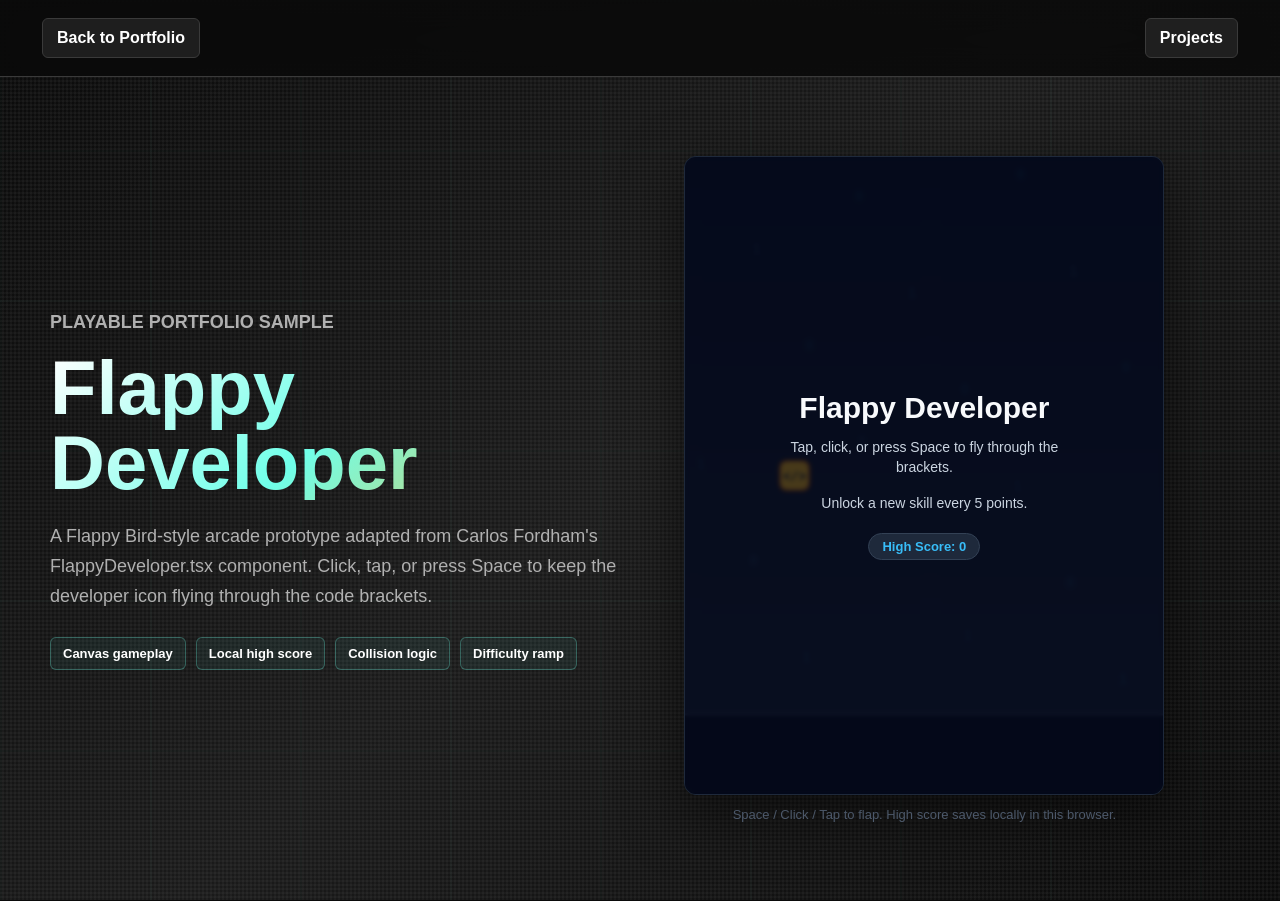
<file: games/flappy/index.html>
<!DOCTYPE html>
<html lang="en">
<head>
    <meta charset="UTF-8">
    <meta name="viewport" content="width=device-width, initial-scale=1.0">
    <title>Flappy Developer | Carlos Fordham</title>
    <link rel="stylesheet" href="../../templatemo-prism-flux.css">
    <link rel="stylesheet" href="flappy-style.css">
</head>
<body class="flappy-page">
    <header class="flappy-header">
        <a href="../../index.html" class="flappy-back">Back to Portfolio</a>
        <a href="../../index.html#projects" class="flappy-link">Projects</a>
    </header>

    <main class="flappy-shell">
        <section class="flappy-copy">
            <p class="hero-kicker">Playable Portfolio Sample</p>
            <h1>Flappy Developer</h1>
            <p>
                A Flappy Bird-style arcade prototype adapted from Carlos Fordham's FlappyDeveloper.tsx component.
                Click, tap, or press Space to keep the developer icon flying through the code brackets.
            </p>
            <div class="flappy-meta">
                <span>Canvas gameplay</span>
                <span>Local high score</span>
                <span>Collision logic</span>
                <span>Difficulty ramp</span>
            </div>
        </section>

        <section class="flappy-game-card" aria-label="Flappy Developer playable game">
            <div class="game-frame" id="gameFrame">
                <canvas id="flappyCanvas" width="480" height="640" aria-label="Flappy Developer game canvas"></canvas>
                <div class="game-overlay" id="readyOverlay">
                    <h2>Flappy Developer</h2>
                    <p>Tap, click, or press Space to fly through the brackets.</p>
                    <p>Unlock a new skill every 5 points.</p>
                    <span class="game-badge" id="readyHighScore">High Score: 0</span>
                </div>
                <div class="game-overlay hidden" id="gameOverOverlay">
                    <h2>Game Over</h2>
                    <p class="score-line" id="finalScore">Score: 0</p>
                    <span class="game-badge" id="gameOverHighScore">High Score: 0</span>
                    <p>Tap to try again</p>
                </div>
                <div class="game-toast hidden" id="skillToast"></div>
                <div class="game-toast achievement hidden" id="achievementToast"></div>
            </div>

            <p class="game-help">Space / Click / Tap to flap. High score saves locally in this browser.</p>
        </section>
    </main>

    <script src="flappy-game.js"></script>
</body>
</html>
</file>
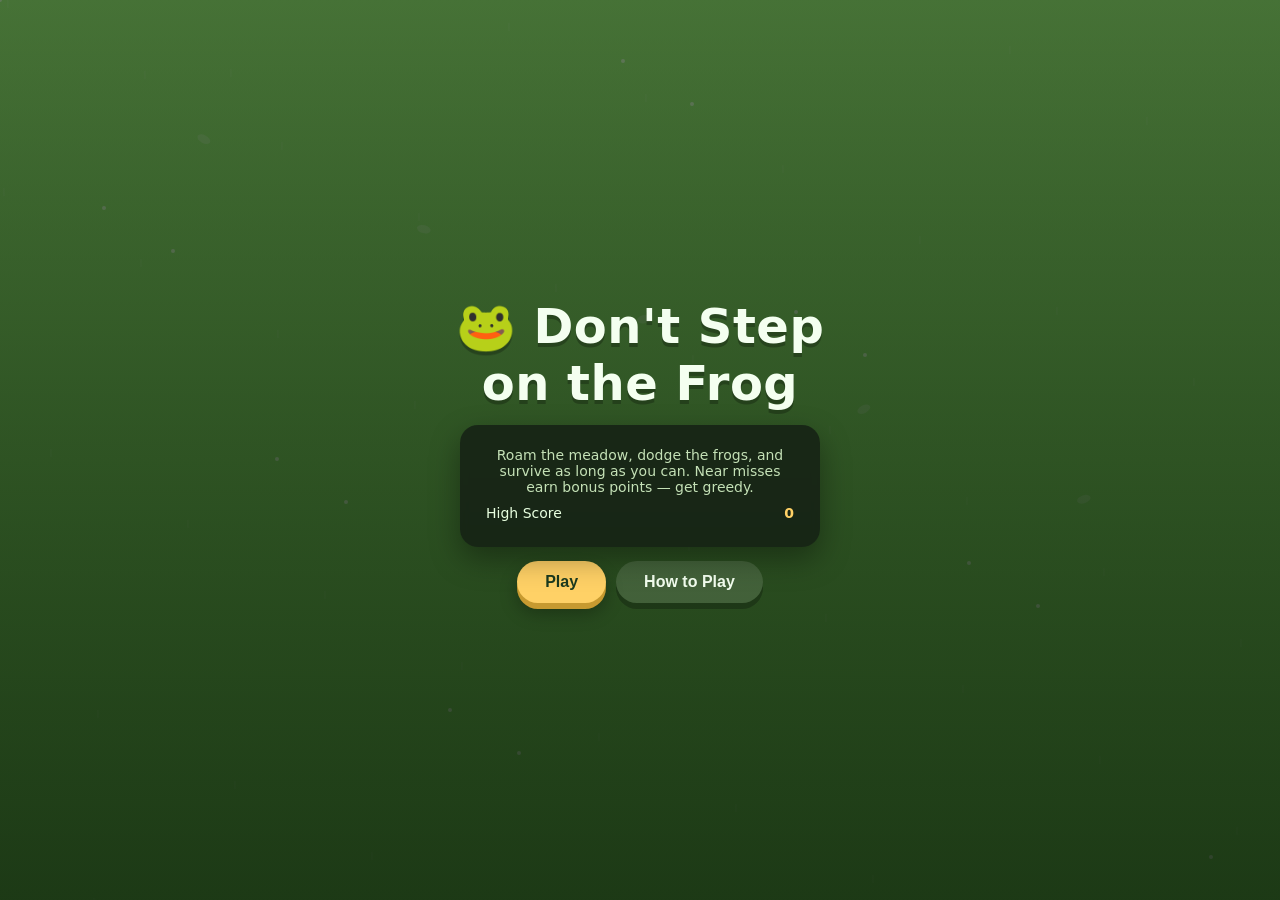
<file: dont-step-on-the-frog.html>
<!DOCTYPE html>
<html lang="en">
<head>
<meta charset="UTF-8" />
<meta name="viewport" content="width=device-width, initial-scale=1.0, maximum-scale=1, user-scalable=no" />
<title>Don't Step on the Frog</title>
<style>
  :root {
    --grass-a: #7fd858;
    --grass-b: #6cc94a;
    --ui-bg: rgba(20, 30, 20, 0.82);
    --accent: #ffd166;
    --danger: #ff4d4d;
    --text: #f4fff0;
  }
  * { box-sizing: border-box; -webkit-tap-highlight-color: transparent; }
  html, body {
    margin: 0; padding: 0; height: 100%; overflow: hidden;
    font-family: 'Segoe UI', system-ui, -apple-system, sans-serif;
    background: #1b3a1f; color: var(--text);
    user-select: none;
  }
  #game-root { position: relative; width: 100vw; height: 100vh; overflow: hidden; }
  canvas { display: block; position: absolute; inset: 0; width: 100%; height: 100%; touch-action: none; }

  .overlay {
    position: absolute; inset: 0; display: flex; flex-direction: column;
    align-items: center; justify-content: center; gap: 14px;
    background: linear-gradient(180deg, rgba(10,20,10,0.55), rgba(10,20,10,0.78));
    text-align: center; padding: 24px; z-index: 10;
  }
  .hidden { display: none !important; }

  .title {
    font-size: clamp(28px, 6vw, 48px);
    font-weight: 800; color: var(--text);
    text-shadow: 0 4px 0 rgba(0,0,0,0.25);
    letter-spacing: 0.5px;
  }
  .subtitle { font-size: 14px; color: #d7f5c8; max-width: 320px; opacity: 0.9; }

  .btn {
    border: none; cursor: pointer; font-weight: 700; font-size: 16px;
    padding: 12px 28px; border-radius: 999px; color: #1b3a1f;
    background: var(--accent); box-shadow: 0 6px 0 #c79a30, 0 10px 18px rgba(0,0,0,0.3);
    transition: transform 0.08s ease, box-shadow 0.08s ease;
  }
  .btn:active { transform: translateY(4px); box-shadow: 0 2px 0 #c79a30, 0 4px 10px rgba(0,0,0,0.3); }
  .btn.secondary {
    background: rgba(255,255,255,0.12); color: var(--text);
    box-shadow: 0 6px 0 rgba(0,0,0,0.25);
  }
  .btn-row { display: flex; gap: 10px; flex-wrap: wrap; justify-content: center; }

  .panel {
    background: var(--ui-bg); border-radius: 18px; padding: 22px 26px;
    max-width: 360px; width: 90%; backdrop-filter: blur(4px);
    box-shadow: 0 12px 30px rgba(0,0,0,0.35);
  }
  .stat-row { display: flex; justify-content: space-between; font-size: 14px; margin: 4px 0; color: #e8ffe0; }
  .stat-row b { color: var(--accent); }

  #hud {
    position: absolute; top: 0; left: 0; right: 0; display: flex;
    justify-content: space-between; align-items: flex-start; padding: 12px 14px;
    pointer-events: none; z-index: 5; font-weight: 700;
  }
  .hud-pill {
    background: rgba(15,30,15,0.55); padding: 6px 14px; border-radius: 999px;
    font-size: 14px; backdrop-filter: blur(2px); margin-bottom: 6px;
  }
  .hud-left, .hud-right { display: flex; flex-direction: column; align-items: flex-start; pointer-events: auto; }
  .hud-right { align-items: flex-end; }
  .icon-btn {
    pointer-events: auto; background: rgba(15,30,15,0.6); border: none; color: var(--text);
    width: 34px; height: 34px; border-radius: 50%; font-size: 16px; cursor: pointer; margin-left: 6px;
  }

  #combo-banner {
    position: absolute; top: 70px; left: 50%; transform: translateX(-50%);
    font-size: 20px; font-weight: 800; color: var(--accent); text-shadow: 0 2px 4px rgba(0,0,0,0.4);
    opacity: 0; transition: opacity 0.15s ease, transform 0.15s ease; pointer-events: none; z-index: 6;
  }
  #combo-banner.show { opacity: 1; transform: translateX(-50%) translateY(4px); }

  #joystick {
    position: absolute; bottom: 26px; left: 26px; width: 110px; height: 110px;
    border-radius: 50%; background: rgba(255,255,255,0.12); border: 2px solid rgba(255,255,255,0.25);
    z-index: 5; touch-action: none;
  }
  #joystick-knob {
    position: absolute; width: 46px; height: 46px; border-radius: 50%;
    background: rgba(255,255,255,0.55); top: 32px; left: 32px; pointer-events: none;
  }

  .achv-toast {
    position: absolute; top: 110px; left: 50%; transform: translateX(-50%) translateY(-10px);
    background: rgba(15,30,15,0.85); border: 1px solid var(--accent); border-radius: 12px;
    padding: 8px 16px; font-size: 13px; opacity: 0; transition: all 0.25s ease; z-index: 8; pointer-events: none;
  }
  .achv-toast.show { opacity: 1; transform: translateX(-50%) translateY(0); }

  @media (max-width: 600px) {
    .panel { padding: 16px 18px; }
  }
</style>
</head>
<body>
<div id="game-root">
  <canvas id="game-canvas"></canvas>

  <div id="hud" class="hidden">
    <div class="hud-left">
      <div class="hud-pill">Score: <span id="hud-score">0</span></div>
      <div class="hud-pill">Best: <span id="hud-best">0</span></div>
    </div>
    <div class="hud-right">
      <div style="display:flex;">
        <button class="icon-btn" id="btn-pause" title="Pause">⏸</button>
        <button class="icon-btn" id="btn-mute" title="Mute">🔊</button>
      </div>
      <div class="hud-pill" style="margin-top:6px;">Time: <span id="hud-time">0.0</span>s</div>
    </div>
  </div>

  <div id="combo-banner"></div>
  <div id="achv-toast" class="achv-toast"></div>

  <div id="joystick" class="hidden">
    <div id="joystick-knob"></div>
  </div>

  <!-- Main Menu -->
  <div id="screen-menu" class="overlay">
    <div class="title">🐸 Don't Step<br/>on the Frog</div>
    <div class="panel">
      <div class="subtitle">Roam the meadow, dodge the frogs, and survive as long as you can. Near misses earn bonus points — get greedy.</div>
      <div class="stat-row" style="margin-top:10px;"><span>High Score</span><b id="menu-best">0</b></div>
    </div>
    <div class="btn-row">
      <button class="btn" id="btn-play">Play</button>
      <button class="btn secondary" id="btn-howto">How to Play</button>
    </div>
  </div>

  <!-- How to Play -->
  <div id="screen-howto" class="overlay hidden">
    <div class="panel">
      <div class="title" style="font-size:22px;">How to Play</div>
      <p class="subtitle">Move with WASD / Arrow Keys (desktop) or the joystick (mobile).</p>
      <p class="subtitle">Avoid touching frogs — one touch ends your run.</p>
      <p class="subtitle">Survive for points. Brush past a frog closely without touching it for a <b>Near Miss bonus</b>. Chain near misses for a combo multiplier.</p>
      <p class="subtitle">Difficulty ramps up every 20 seconds — more frogs, faster hops.</p>
    </div>
    <button class="btn" id="btn-howto-back">Back</button>
  </div>

  <!-- Pause -->
  <div id="screen-pause" class="overlay hidden">
    <div class="title" style="font-size:28px;">Paused</div>
    <div class="btn-row">
      <button class="btn" id="btn-resume">Resume</button>
      <button class="btn secondary" id="btn-pause-menu">Main Menu</button>
    </div>
  </div>

  <!-- Game Over -->
  <div id="screen-gameover" class="overlay hidden">
    <div class="title" style="font-size:30px; color:#ffb3b3;">Squashed!</div>
    <div class="panel">
      <div class="stat-row"><span>Final Score</span><b id="go-score">0</b></div>
      <div class="stat-row"><span>High Score</span><b id="go-best">0</b></div>
      <div class="stat-row"><span>Time Survived</span><b id="go-time">0.0s</b></div>
      <div class="stat-row"><span>Near Misses</span><b id="go-misses">0</b></div>
    </div>
    <div class="btn-row">
      <button class="btn" id="btn-retry">Play Again</button>
      <button class="btn secondary" id="btn-gameover-menu">Main Menu</button>
    </div>
  </div>
</div>

<script>
(() => {
  "use strict";

  // ---------- Setup ----------
  const canvas = document.getElementById("game-canvas");
  const ctx = canvas.getContext("2d");
  const root = document.getElementById("game-root");

  function resize() {
    canvas.width = root.clientWidth * devicePixelRatio;
    canvas.height = root.clientHeight * devicePixelRatio;
    canvas.style.width = root.clientWidth + "px";
    canvas.style.height = root.clientHeight + "px";
    ctx.setTransform(devicePixelRatio, 0, 0, devicePixelRatio, 0, 0);
  }
  window.addEventListener("resize", resize);
  resize();

  const STORE_KEY = "frogGame_highScore_v1";
  const ACHV_KEY = "frogGame_achievements_v1";
  let highScore = Number(localStorage.getItem(STORE_KEY) || 0);
  let achievements = JSON.parse(localStorage.getItem(ACHV_KEY) || "{}");

  function saveHigh(v) {
    highScore = Math.max(highScore, v);
    try { localStorage.setItem(STORE_KEY, String(highScore)); } catch (e) {}
  }
  function unlockAchievement(key, label) {
    if (achievements[key]) return;
    achievements[key] = true;
    try { localStorage.setItem(ACHV_KEY, JSON.stringify(achievements)); } catch (e) {}
    showAchvToast("🏆 " + label);
  }

  // ---------- DOM refs ----------
  const screens = {
    menu: document.getElementById("screen-menu"),
    howto: document.getElementById("screen-howto"),
    pause: document.getElementById("screen-pause"),
    gameover: document.getElementById("screen-gameover"),
  };
  const hud = document.getElementById("hud");
  const joystickEl = document.getElementById("joystick");
  const joystickKnob = document.getElementById("joystick-knob");
  const comboBanner = document.getElementById("combo-banner");
  const achvToastEl = document.getElementById("achv-toast");

  function showScreen(name) {
    Object.values(screens).forEach((s) => s.classList.add("hidden"));
    if (name) screens[name].classList.remove("hidden");
  }
  function showAchvToast(text) {
    achvToastEl.textContent = text;
    achvToastEl.classList.add("show");
    clearTimeout(showAchvToast._t);
    showAchvToast._t = setTimeout(() => achvToastEl.classList.remove("show"), 2200);
  }

  document.getElementById("menu-best").textContent = highScore;

  // ---------- Audio (lightweight synthesized SFX, no asset files) ----------
  let audioCtx = null;
  let muted = false;
  function ensureAudio() {
    if (!audioCtx) audioCtx = new (window.AudioContext || window.webkitAudioContext)();
  }
  function beep(freq, dur, type = "sine", gain = 0.12) {
    if (muted) return;
    try {
      ensureAudio();
      const o = audioCtx.createOscillator();
      const g = audioCtx.createGain();
      o.type = type; o.frequency.value = freq;
      g.gain.value = gain;
      o.connect(g); g.connect(audioCtx.destination);
      o.start();
      g.gain.exponentialRampToValueAtTime(0.001, audioCtx.currentTime + dur);
      o.stop(audioCtx.currentTime + dur);
    } catch (e) {}
  }
  const sfx = {
    hop: () => beep(440 + Math.random() * 80, 0.08, "triangle", 0.05),
    nearMiss: () => beep(880, 0.12, "sine", 0.08),
    gameOver: () => { beep(180, 0.4, "sawtooth", 0.15); setTimeout(() => beep(90, 0.5, "sawtooth", 0.12), 120); },
    click: () => beep(600, 0.05, "square", 0.04),
    milestone: () => { beep(660, 0.1, "sine", 0.08); setTimeout(() => beep(880, 0.12, "sine", 0.08), 90); },
  };

  // ---------- Input ----------
  const keys = {};
  window.addEventListener("keydown", (e) => { keys[e.key.toLowerCase()] = true; });
  window.addEventListener("keyup", (e) => { keys[e.key.toLowerCase()] = false; });

  let joyVec = { x: 0, y: 0 };
  let joyActive = false;
  let joyTouchId = null;
  joystickEl.addEventListener("touchstart", (e) => {
    e.preventDefault();
    const t = e.changedTouches[0];
    joyTouchId = t.identifier;
    joyActive = true;
  }, { passive: false });
  window.addEventListener("touchmove", (e) => {
    if (!joyActive) return;
    for (const t of e.changedTouches) {
      if (t.identifier !== joyTouchId) continue;
      const rect = joystickEl.getBoundingClientRect();
      const cx = rect.left + rect.width / 2;
      const cy = rect.top + rect.height / 2;
      let dx = t.clientX - cx, dy = t.clientY - cy;
      const max = rect.width / 2;
      const dist = Math.min(max, Math.hypot(dx, dy));
      const ang = Math.atan2(dy, dx);
      dx = Math.cos(ang) * dist; dy = Math.sin(ang) * dist;
      joyVec.x = dx / max; joyVec.y = dy / max;
      joystickKnob.style.left = 32 + dx + "px";
      joystickKnob.style.top = 32 + dy + "px";
    }
  }, { passive: false });
  window.addEventListener("touchend", (e) => {
    for (const t of e.changedTouches) {
      if (t.identifier === joyTouchId) {
        joyActive = false; joyTouchId = null; joyVec = { x: 0, y: 0 };
        joystickKnob.style.left = "32px"; joystickKnob.style.top = "32px";
      }
    }
  });

  // ---------- Game constants ----------
  const PLAYER_RADIUS = 16;
  const PLAYER_SPEED = 220; // px/sec
  const FROG_RADIUS = 14;
  const NEAR_MISS_DIST = 34; // distance threshold beyond touch radius for bonus
  const TOUCH_DIST = PLAYER_RADIUS + FROG_RADIUS - 6;

  // ---------- Game state ----------
  let state = "menu"; // menu | playing | paused | gameover
  let player, frogs, particles, floaters;
  let score, elapsed, nearMisses, comboCount, comboTimer, lastDifficultyTier;
  let shake = 0;
  let frogSpawnAcc = 0;
  let lastFrameTs = 0;

  function rand(a, b) { return a + Math.random() * (b - a); }

  function resetGame() {
    player = {
      x: root.clientWidth / 2, y: root.clientHeight / 2,
      vx: 0, vy: 0, facing: 1, bob: 0, recentlyNearMissed: new Set(),
    };
    frogs = [];
    particles = [];
    floaters = [];
    score = 0;
    elapsed = 0;
    nearMisses = 0;
    comboCount = 0;
    comboTimer = 0;
    lastDifficultyTier = 0;
    frogSpawnAcc = 0;
    spawnInitialFrogs();
  }

  function spawnInitialFrogs() {
    for (let i = 0; i < 6; i++) spawnFrog();
  }

  function spawnFrog() {
    const w = root.clientWidth, h = root.clientHeight;
    let x, y, tries = 0;
    do {
      x = rand(40, w - 40);
      y = rand(100, h - 60);
      tries++;
    } while (Math.hypot(x - player.x, y - player.y) < 120 && tries < 10);

    frogs.push({
      x, y,
      baseX: x, baseY: y,
      state: "idle", // idle | hopping
      hopTimer: rand(1, 3),
      hopProgress: 0,
      hopFrom: { x, y },
      hopTo: { x, y },
      blink: 0,
      scale: 1,
      ripple: 0,
      wasNearMissedThisRun: false,
    });
  }

  function difficultyTier() {
    return Math.floor(elapsed / 20);
  }
  function frogTargetCount() {
    return Math.min(26, 6 + difficultyTier() * 3);
  }
  function frogHopSpeedMul() {
    return 1 + difficultyTier() * 0.18;
  }

  // ---------- Update ----------
  function updatePlayer(dt) {
    let dx = 0, dy = 0;
    if (keys["arrowleft"] || keys["a"]) dx -= 1;
    if (keys["arrowright"] || keys["d"]) dx += 1;
    if (keys["arrowup"] || keys["w"]) dy -= 1;
    if (keys["arrowdown"] || keys["s"]) dy += 1;
    if (joyActive) { dx += joyVec.x; dy += joyVec.y; }

    const len = Math.hypot(dx, dy);
    if (len > 0.001) { dx /= len; dy /= len; player.facing = dx >= 0 ? 1 : -1; }

    const targetVx = dx * PLAYER_SPEED;
    const targetVy = dy * PLAYER_SPEED;
    player.vx += (targetVx - player.vx) * Math.min(1, dt * 8);
    player.vy += (targetVy - player.vy) * Math.min(1, dt * 8);

    player.x += player.vx * dt;
    player.y += player.vy * dt;

    const w = root.clientWidth, h = root.clientHeight;
    player.x = Math.max(PLAYER_RADIUS, Math.min(w - PLAYER_RADIUS, player.x));
    player.y = Math.max(70, Math.min(h - 30, player.y));

    player.bob += dt * (4 + Math.hypot(player.vx, player.vy) * 0.02);

    if (Math.hypot(player.vx, player.vy) > 20 && Math.random() < 0.3) {
      particles.push({
        x: player.x, y: player.y + 14, vx: rand(-20, 20), vy: rand(-10, 10),
        life: 0.5, maxLife: 0.5, color: "rgba(120,90,50,0.4)", size: rand(3, 6),
      });
    }
  }

  function updateFrog(f, dt) {
    f.blink -= dt;
    if (f.blink <= 0) f.blink = rand(2, 5);

    if (f.state === "idle") {
      f.hopTimer -= dt;
      if (f.hopTimer <= 0) {
        const tier = difficultyTier();
        const hopChance = Math.min(0.95, 0.35 + tier * 0.12);
        if (Math.random() < hopChance) {
          const w = root.clientWidth, h = root.clientHeight;
          const dist = rand(40, 110);
          const ang = rand(0, Math.PI * 2);
          let nx = f.x + Math.cos(ang) * dist;
          let ny = f.y + Math.sin(ang) * dist;
          nx = Math.max(30, Math.min(w - 30, nx));
          ny = Math.max(90, Math.min(h - 50, ny));
          f.hopFrom = { x: f.x, y: f.y };
          f.hopTo = { x: nx, y: ny };
          f.hopProgress = 0;
          f.state = "hopping";
          sfx.hop();
        }
        f.hopTimer = rand(1, 3) / frogHopSpeedMul();
      }
    } else {
      f.hopProgress += dt * 2.6 * frogHopSpeedMul();
      const t = Math.min(1, f.hopProgress);
      const ease = t < 0.5 ? 2 * t * t : -1 + (4 - 2 * t) * t;
      f.x = f.hopFrom.x + (f.hopTo.x - f.hopFrom.x) * ease;
      f.y = f.hopFrom.y + (f.hopTo.y - f.hopFrom.y) * ease;
      f.scale = 1 + Math.sin(t * Math.PI) * 0.35;
      if (t >= 1) {
        f.state = "idle";
        f.scale = 1;
        f.ripple = 1;
        f.hopTimer = rand(0.6, 2) / frogHopSpeedMul();
      }
    }
    if (f.ripple > 0) f.ripple -= dt * 2;
  }

  function spawnFloater(x, y, text, color) {
    floaters.push({ x, y, text, color, life: 1, vy: -40 });
  }

  function checkCollisions() {
    for (const f of frogs) {
      const d = Math.hypot(f.x - player.x, f.y - player.y);
      if (d < TOUCH_DIST) {
        triggerGameOver();
        return;
      }
      if (d < NEAR_MISS_DIST && !f.wasNearMissedThisRun) {
        f.wasNearMissedThisRun = true;
        registerNearMiss(f);
      }
      if (d > NEAR_MISS_DIST * 1.6) {
        f.wasNearMissedThisRun = false;
      }
    }
  }

  function registerNearMiss(f) {
    nearMisses += 1;
    comboCount += 1;
    comboTimer = 1.4;
    const mult = Math.min(4, 1 + Math.floor(comboCount / 2));
    const bonus = 10 * mult;
    score += bonus;
    spawnFloater(f.x, f.y - 10, "+" + bonus, "#ffd166");
    sfx.nearMiss();
    if (comboCount >= 2) {
      comboBanner.textContent = "Combo x" + mult + "!";
      comboBanner.classList.add("show");
      clearTimeout(registerNearMiss._t);
      registerNearMiss._t = setTimeout(() => comboBanner.classList.remove("show"), 700);
    }
    if (nearMisses === 100) unlockAchievement("near100", "100 Near Misses");
  }

  function triggerGameOver() {
    state = "gameover";
    shake = 18;
    sfx.gameOver();
    saveHigh(Math.floor(score));
    document.getElementById("go-score").textContent = Math.floor(score);
    document.getElementById("go-best").textContent = highScore;
    document.getElementById("go-time").textContent = elapsed.toFixed(1) + "s";
    document.getElementById("go-misses").textContent = nearMisses;
    document.getElementById("hud-best").textContent = highScore;
    showScreen("gameover");
    hud.classList.add("hidden");
    joystickEl.classList.add("hidden");

    unlockAchievement("first", "First Game");
    if (score >= 100) unlockAchievement("s100", "100 Points");
    if (score >= 500) unlockAchievement("s500", "500 Points");
    if (score >= 1000) unlockAchievement("s1000", "1000 Points");
    if (elapsed >= 600) unlockAchievement("t10m", "10 Minute Survivor");
  }

  function update(dt) {
    if (state !== "playing") return;
    elapsed += dt;
    score += dt * 5; // base survival points

    updatePlayer(dt);
    for (const f of frogs) updateFrog(f, dt);

    // difficulty scaling: adjust frog count
    const target = frogTargetCount();
    frogSpawnAcc += dt;
    if (frogs.length < target && frogSpawnAcc > 0.35) {
      frogSpawnAcc = 0;
      spawnFrog();
    }
    const tier = difficultyTier();
    if (tier > lastDifficultyTier) {
      lastDifficultyTier = tier;
      spawnFloater(player.x, player.y - 30, "Speeding up!", "#ff8fa3");
    }

    if (comboTimer > 0) {
      comboTimer -= dt;
      if (comboTimer <= 0) comboCount = 0;
    }

    // milestone sound every 100 pts
    const milestone = Math.floor(score / 100);
    if (milestone > (update._lastMilestone || 0)) {
      update._lastMilestone = milestone;
      sfx.milestone();
    }

    checkCollisions();

    particles.forEach((p) => { p.x += p.vx * dt; p.y += p.vy * dt; p.life -= dt; });
    particles = particles.filter((p) => p.life > 0);

    floaters.forEach((fl) => { fl.y += fl.vy * dt; fl.life -= dt * 1.2; });
    floaters = floaters.filter((fl) => fl.life > 0);

    if (shake > 0) shake = Math.max(0, shake - dt * 60);

    document.getElementById("hud-score").textContent = Math.floor(score);
    document.getElementById("hud-time").textContent = elapsed.toFixed(1);
  }

  // ---------- Render ----------
  function drawBackground(t) {
    const w = root.clientWidth, h = root.clientHeight;
    const grad = ctx.createLinearGradient(0, 0, 0, h);
    grad.addColorStop(0, "#8fe46c");
    grad.addColorStop(1, "#5fbf3f");
    ctx.fillStyle = grad;
    ctx.fillRect(0, 0, w, h);

    // grass texture dots
    ctx.fillStyle = "rgba(255,255,255,0.06)";
    for (let i = 0; i < 40; i++) {
      const gx = (i * 137 + (t * 6) % 200) % w;
      const gy = (i * 71) % h;
      ctx.fillRect(gx, gy, 2, 8);
    }

    // floating leaves
    for (let i = 0; i < 6; i++) {
      const lx = (i * 220 + t * 12) % (w + 60) - 30;
      const ly = 40 + ((i * 90 + t * 8) % (h - 40));
      ctx.save();
      ctx.translate(lx, ly);
      ctx.rotate(Math.sin(t * 0.5 + i) * 0.5);
      ctx.fillStyle = "rgba(255,255,255,0.18)";
      ctx.beginPath();
      ctx.ellipse(0, 0, 7, 4, 0, 0, Math.PI * 2);
      ctx.fill();
      ctx.restore();
    }

    // tiny flowers
    ctx.fillStyle = "rgba(255,255,255,0.5)";
    for (let i = 0; i < 14; i++) {
      const fx = (i * 173) % w;
      const fy = (i * 251) % h;
      ctx.beginPath();
      ctx.arc(fx, fy, 2, 0, Math.PI * 2);
      ctx.fill();
    }
  }

  function drawFrog(f) {
    ctx.save();
    ctx.translate(f.x, f.y);
    ctx.scale(f.scale, 1 / f.scale * f.scale);

    if (f.ripple > 0) {
      ctx.strokeStyle = `rgba(255,255,255,${f.ripple * 0.5})`;
      ctx.lineWidth = 2;
      ctx.beginPath();
      ctx.ellipse(0, 8, 18 * (1.6 - f.ripple), 8 * (1.6 - f.ripple), 0, 0, Math.PI * 2);
      ctx.stroke();
    }

    // shadow
    ctx.fillStyle = "rgba(0,0,0,0.18)";
    ctx.beginPath();
    ctx.ellipse(0, FROG_RADIUS - 2, FROG_RADIUS * 0.8, 5, 0, 0, Math.PI * 2);
    ctx.fill();

    // body
    ctx.fillStyle = f.wasNearMissedThisRun ? "#ffe27a" : "#3fae46";
    ctx.beginPath();
    ctx.ellipse(0, 0, FROG_RADIUS, FROG_RADIUS * 0.78, 0, 0, Math.PI * 2);
    ctx.fill();

    // eyes
    const blinking = f.blink < 0.12;
    ctx.fillStyle = "#fff";
    ctx.beginPath();
    ctx.arc(-6, -8, 4.5, 0, Math.PI * 2);
    ctx.arc(6, -8, 4.5, 0, Math.PI * 2);
    ctx.fill();
    if (!blinking) {
      ctx.fillStyle = "#1b3a1f";
      ctx.beginPath();
      ctx.arc(-6, -8, 2, 0, Math.PI * 2);
      ctx.arc(6, -8, 2, 0, Math.PI * 2);
      ctx.fill();
    } else {
      ctx.strokeStyle = "#1b3a1f";
      ctx.lineWidth = 1.4;
      ctx.beginPath();
      ctx.moveTo(-9, -8); ctx.lineTo(-3, -8);
      ctx.moveTo(3, -8); ctx.lineTo(9, -8);
      ctx.stroke();
    }
    ctx.restore();
  }

  function drawPlayer() {
    const bobY = Math.sin(player.bob) * 3;
    ctx.save();
    ctx.translate(player.x, player.y);
    ctx.scale(player.facing, 1);

    // shadow
    ctx.fillStyle = "rgba(0,0,0,0.22)";
    ctx.beginPath();
    ctx.ellipse(0, PLAYER_RADIUS - 2, PLAYER_RADIUS * 0.85, 6, 0, 0, Math.PI * 2);
    ctx.fill();

    ctx.translate(0, bobY);

    // body
    ctx.fillStyle = "#ff7a59";
    ctx.beginPath();
    ctx.arc(0, 0, PLAYER_RADIUS, 0, Math.PI * 2);
    ctx.fill();
    ctx.strokeStyle = "#c14e33";
    ctx.lineWidth = 2;
    ctx.stroke();

    // face
    ctx.fillStyle = "#fff";
    ctx.beginPath();
    ctx.arc(6, -4, 4, 0, Math.PI * 2);
    ctx.fill();
    ctx.fillStyle = "#1b3a1f";
    ctx.beginPath();
    ctx.arc(7, -4, 1.8, 0, Math.PI * 2);
    ctx.fill();

    ctx.restore();
  }

  function drawParticles() {
    for (const p of particles) {
      ctx.globalAlpha = Math.max(0, p.life / p.maxLife);
      ctx.fillStyle = p.color;
      ctx.beginPath();
      ctx.arc(p.x, p.y, p.size, 0, Math.PI * 2);
      ctx.fill();
    }
    ctx.globalAlpha = 1;
  }

  function drawFloaters() {
    for (const fl of floaters) {
      ctx.globalAlpha = Math.max(0, fl.life);
      ctx.fillStyle = fl.color;
      ctx.font = "bold 16px sans-serif";
      ctx.textAlign = "center";
      ctx.fillText(fl.text, fl.x, fl.y);
    }
    ctx.globalAlpha = 1;
  }

  function render(t) {
    const w = root.clientWidth, h = root.clientHeight;
    ctx.clearRect(0, 0, w, h);

    ctx.save();
    if (shake > 0) {
      ctx.translate(rand(-shake, shake), rand(-shake, shake));
    }
    if (state === "gameover" && shake > 6) {
      ctx.fillStyle = `rgba(255,0,0,${(shake / 18) * 0.25})`;
    }

    drawBackground(t / 1000);
    if (frogs) for (const f of frogs) drawFrog(f);
    if (particles) drawParticles();
    if (player && state !== "menu") drawPlayer();
    if (floaters) drawFloaters();

    if (state === "gameover" && shake > 6) {
      ctx.fillRect(0, 0, w, h);
    }
    ctx.restore();
  }

  // ---------- Loop ----------
  function loop(ts) {
    if (!lastFrameTs) lastFrameTs = ts;
    const dt = Math.min(0.05, (ts - lastFrameTs) / 1000);
    lastFrameTs = ts;
    update(dt);
    render(ts);
    requestAnimationFrame(loop);
  }
  requestAnimationFrame(loop);

  // ---------- Screen / button wiring ----------
  function startGame() {
    sfx.click();
    resetGame();
    state = "playing";
    showScreen(null);
    hud.classList.remove("hidden");
    if ("ontouchstart" in window) joystickEl.classList.remove("hidden");
    document.getElementById("hud-best").textContent = highScore;
  }

  document.getElementById("btn-play").addEventListener("click", startGame);
  document.getElementById("btn-retry").addEventListener("click", startGame);

  document.getElementById("btn-howto").addEventListener("click", () => { sfx.click(); showScreen("howto"); });
  document.getElementById("btn-howto-back").addEventListener("click", () => { sfx.click(); showScreen("menu"); });

  document.getElementById("btn-pause").addEventListener("click", () => {
    if (state !== "playing") return;
    sfx.click();
    state = "paused";
    showScreen("pause");
  });
  document.getElementById("btn-resume").addEventListener("click", () => {
    sfx.click();
    state = "playing";
    showScreen(null);
  });
  document.getElementById("btn-pause-menu").addEventListener("click", () => {
    sfx.click();
    state = "menu";
    hud.classList.add("hidden");
    joystickEl.classList.add("hidden");
    showScreen("menu");
    document.getElementById("menu-best").textContent = highScore;
  });
  document.getElementById("btn-gameover-menu").addEventListener("click", () => {
    sfx.click();
    state = "menu";
    showScreen("menu");
    document.getElementById("menu-best").textContent = highScore;
  });

  document.getElementById("btn-mute").addEventListener("click", (e) => {
    muted = !muted;
    e.target.textContent = muted ? "🔇" : "🔊";
  });

  // pause with Escape
  window.addEventListener("keydown", (e) => {
    if (e.key === "Escape" && state === "playing") {
      document.getElementById("btn-pause").click();
    }
  });
})();
</script>
</body>
</html>
</file>
<file: templatemo-prism-flux.css>
@charset "utf-8";
/* CSS Document */

/*

TemplateMo 600 Prism Flux

https://templatemo.com/tm-600-prism-flux

*/

* {
	margin: 0;
	padding: 0;
	box-sizing: border-box;
}

:root {
	--primary-black: #0a0a0a;
	--carbon-dark: #121212;
	--carbon-medium: #1a1a1a;
	--carbon-light: #2a2a2a;
	--metal-dark: #3a3a3a;
	--metal-light: #4a4a4a;
	--accent-red: #ff5a3d;
	--accent-blue: #38bdf8;
	--accent-green: #5cff8d;
	--accent-purple: #f6b93b;
	--accent-cyan: #6fffe9;
	--text-primary: #ffffff;
	--text-secondary: #b0b0b0;
	--text-dim: #808080;
}

html {
	scroll-behavior: smooth;
}

body {
	font-family: 'Segoe UI', Arial, sans-serif;
	background: var(--primary-black);
	color: var(--text-primary);
	overflow-x: hidden;
	position: relative;
}

/* Carbon Fiber Background Pattern */
body::before {
	content: '';
	position: fixed;
	top: 0;
	left: 0;
	width: 100%;
	height: 100%;
	background:
		repeating-linear-gradient(0deg,
			transparent,
			transparent 2px,
			rgba(255, 255, 255, 0.03) 2px,
			rgba(255, 255, 255, 0.03) 4px),
		repeating-linear-gradient(90deg,
			transparent,
			transparent 2px,
			rgba(255, 255, 255, 0.03) 2px,
			rgba(255, 255, 255, 0.03) 4px),
		linear-gradient(135deg,
			var(--primary-black) 0%,
			var(--carbon-dark) 25%,
			var(--carbon-medium) 50%,
			var(--carbon-dark) 75%,
			var(--primary-black) 100%);
	z-index: -2;
}

/* Animated Grid Overlay */
body::after {
	content: '';
	position: fixed;
	top: 0;
	left: 0;
	width: 100%;
	height: 100%;
	background-image:
		linear-gradient(rgba(111, 255, 233, 0.04) 2px, transparent 2px),
		linear-gradient(90deg, rgba(111, 255, 233, 0.04) 2px, transparent 2px);
	background-size: 150px 150px;
	animation: gridMove 20s linear infinite;
	z-index: -1;
	opacity: 0.5;
}

@keyframes gridMove {
	0% {
		transform: translate(0, 0);
	}

	100% {
		transform: translate(150px, 150px);
	}
}

/* Loading Screen */
.loader {
	position: fixed;
	top: 0;
	left: 0;
	width: 100%;
	height: 100vh;
	background: var(--primary-black);
	display: flex;
	justify-content: center;
	align-items: center;
	z-index: 10000;
	transition: opacity 0.5s, visibility 0.5s;
}

.loader.hidden {
	opacity: 0;
	visibility: hidden;
}

.loader-content {
	text-align: center;
}

.loader-prism {
	width: 100px;
	height: 100px;
	position: relative;
	margin: 0 auto 30px;
}

.prism-face {
	position: absolute;
	width: 100%;
	height: 100%;
	border: 2px solid transparent;
	transform-origin: center;
	animation: prismRotate 3s linear infinite;
}

.prism-face:nth-child(1) {
	border-image: linear-gradient(45deg, var(--accent-red), var(--accent-blue)) 1;
	animation-delay: 0s;
}

.prism-face:nth-child(2) {
	border-image: linear-gradient(45deg, var(--accent-blue), var(--accent-green)) 1;
	transform: rotate(60deg);
	animation-delay: 0.2s;
}

.prism-face:nth-child(3) {
	border-image: linear-gradient(45deg, var(--accent-green), var(--accent-purple)) 1;
	transform: rotate(120deg);
	animation-delay: 0.4s;
}

@keyframes prismRotate {
	0% {
		transform: rotate(0deg) scale(1);
	}

	50% {
		transform: rotate(180deg) scale(1.2);
	}

	100% {
		transform: rotate(360deg) scale(1);
	}
}

/* Navigation Header */
.header {
	position: fixed;
	top: 0;
	width: 100%;
	background: linear-gradient(180deg,
			rgba(18, 18, 18, 0.98) 0%,
			rgba(18, 18, 18, 0.9) 50%,
			rgba(18, 18, 18, 0) 100%);
	backdrop-filter: blur(20px);
	border-bottom: 1px solid rgba(255, 255, 255, 0.1);
	z-index: 1000;
	transition: all 0.3s ease;
}

.header.scrolled {
	background: rgba(18, 18, 18, 0.98);
	backdrop-filter: blur(30px);
	box-shadow: 0 10px 30px rgba(0, 0, 0, 0.8);
}

.nav-container {
	max-width: 1400px;
	margin: 0 auto;
	display: flex;
	justify-content: space-between;
	align-items: center;
	padding: 20px 30px;
}

.logo {
	display: flex;
	align-items: center;
	text-decoration: none;
	position: relative;
}

.logo-icon {
	width: 45px;
	height: 45px;
	margin-right: 15px;
	position: relative;
}

/* Prism-inspired logo */
.logo-prism {
	width: 100%;
	height: 100%;
	position: relative;
	display: flex;
	align-items: center;
	justify-content: center;
}

.prism-shape {
	width: 30px;
	height: 30px;
	position: relative;
	transform: rotate(45deg);
	background: linear-gradient(135deg,
			var(--accent-red) 0%,
			var(--accent-blue) 33%,
			var(--accent-green) 66%,
			var(--accent-purple) 100%);
	animation: prismShine 3s ease-in-out infinite;
}

@keyframes prismShine {

	0%,
	100% {
		filter: brightness(1) hue-rotate(0deg);
		transform: rotate(45deg) scale(1);
	}

	50% {
		filter: brightness(1.5) hue-rotate(10deg);
		transform: rotate(45deg) scale(1.1);
	}
}

.prism-shape::before,
.prism-shape::after {
	content: '';
	position: absolute;
	width: 100%;
	height: 100%;
	background: inherit;
	opacity: 0.5;
}

.prism-shape::before {
	transform: rotate(60deg);
}

.prism-shape::after {
	transform: rotate(-60deg);
}

.logo-text {
	font-size: 24px;
	font-weight: 900;
	letter-spacing: 2px;
	text-transform: uppercase;
}

.logo-text .prism {
	background: linear-gradient(135deg, var(--text-primary), var(--accent-cyan));
	-webkit-background-clip: text;
	-webkit-text-fill-color: transparent;
	background-clip: text;
}

.logo-text .flux {
	color: var(--text-secondary);
	font-weight: 300;
	margin-left: 5px;
}

.nav-menu {
	display: flex;
	list-style: none;
	gap: 10px;
	align-items: center;
}

.nav-menu a {
	color: var(--text-secondary);
	text-decoration: none;
	padding: 12px 25px;
	transition: all 0.3s ease;
	position: relative;
	text-transform: uppercase;
	font-weight: 500;
	letter-spacing: 1px;
	font-size: 14px;
}

.nav-menu a::before {
	content: '';
	position: absolute;
	bottom: 0;
	left: 50%;
	transform: translateX(-50%);
	width: 0;
	height: 2px;
	background: linear-gradient(90deg, var(--accent-blue), var(--accent-purple));
	transition: width 0.3s ease;
}

.nav-menu a:hover {
	color: var(--text-primary);
}

.nav-menu a:hover::before,
.nav-menu a.active::before {
	width: 80%;
}

.nav-menu a.active {
	color: var(--accent-cyan);
}

.menu-toggle {
	display: none;
	flex-direction: column;
	cursor: pointer;
	padding: 5px;
}

.menu-toggle span {
	width: 30px;
	height: 3px;
	background: linear-gradient(90deg, var(--accent-blue), var(--accent-purple));
	margin: 3px 0;
	transition: 0.3s;
	border-radius: 2px;
}

.menu-toggle.active span:nth-child(1) {
	transform: rotate(-45deg) translate(-5px, 6px);
}

.menu-toggle.active span:nth-child(2) {
	opacity: 0;
}

.menu-toggle.active span:nth-child(3) {
	transform: rotate(45deg) translate(-5px, -6px);
}

/* Hero Section with 3D Carousel */
.hero {
	min-height: 100vh;
	display: flex;
	align-items: center;
	justify-content: center;
	position: relative;
	padding: 120px 20px 80px;
	background: radial-gradient(ellipse at center,
			rgba(153, 69, 255, 0.1) 0%,
			transparent 50%);
}

.carousel-container {
	width: 100%;
	max-width: 1600px;
	height: 650px;
	perspective: 1200px;
	position: relative;
	padding-top: 60px;
}

.carousel {
	width: 100%;
	height: 100%;
	position: relative;
	transform-style: preserve-3d;
}

.carousel-item {
	position: absolute;
	width: 400px;
	height: 500px;
	left: 50%;
	top: 50%;
	transform-style: preserve-3d;
	transition: all 0.8s cubic-bezier(0.4, 0.0, 0.2, 1);
	cursor: pointer;
	transform-origin: center center;
}

.carousel-item .card {
	width: 100%;
	height: 100%;
	background: linear-gradient(135deg, var(--carbon-medium), var(--carbon-dark));
	border: 2px solid var(--metal-dark);
	border-radius: 20px;
	padding: 30px;
	position: relative;
	overflow: hidden;
	box-shadow:
		0 20px 40px rgba(0, 0, 0, 0.8),
		inset 0 1px 0 rgba(255, 255, 255, 0.1);
}

.carousel-item .card::before {
	content: '';
	position: absolute;
	top: 0;
	left: 0;
	right: 0;
	height: 1px;
	background: linear-gradient(90deg,
			transparent,
			rgba(255, 255, 255, 0.5),
			transparent);
	animation: scanline 3s linear infinite;
}

@keyframes scanline {
	0% {
		transform: translateY(0);
	}

	100% {
		transform: translateY(500px);
	}
}

.card-number {
	position: absolute;
	top: 20px;
	right: 30px;
	font-size: 72px;
	font-weight: 900;
	color: rgba(153, 69, 255, 0.1);
	font-family: 'Orbitron', monospace;
}

.card-image {
	width: 100%;
	height: 200px;
	background: var(--carbon-dark);
	border-radius: 10px;
	margin-bottom: 20px;
	overflow: hidden;
	position: relative;
	border: 1px solid var(--metal-dark);
}

.card-image img {
	width: 100%;
	height: 100%;
	object-fit: cover;
	filter: grayscale(50%) contrast(1.2);
	transition: all 0.5s ease;
}

.carousel-item:hover .card-image img {
	filter: grayscale(0%) contrast(1.3);
	transform: scale(1.1);
}

.card-title {
	font-size: 24px;
	font-weight: 700;
	margin-bottom: 15px;
	text-transform: uppercase;
	letter-spacing: 2px;
	background: linear-gradient(135deg, var(--text-primary), var(--accent-purple));
	-webkit-background-clip: text;
	-webkit-text-fill-color: transparent;
	background-clip: text;
}

.card-description {
	color: var(--text-secondary);
	line-height: 1.6;
	margin-bottom: 20px;
	font-size: 14px;
}

.card-tech {
	display: flex;
	flex-wrap: wrap;
	gap: 8px;
	margin-bottom: 20px;
}

.tech-badge {
	padding: 5px 12px;
	background: rgba(153, 69, 255, 0.1);
	border: 1px solid var(--accent-purple);
	border-radius: 20px;
	font-size: 12px;
	color: var(--accent-purple);
	text-transform: uppercase;
	letter-spacing: 1px;
}

.card-cta {
	padding: 12px 30px;
	background: linear-gradient(135deg, var(--accent-purple), var(--accent-blue));
	border: none;
	border-radius: 30px;
	color: var(--text-primary);
	font-weight: 700;
	text-transform: uppercase;
	letter-spacing: 2px;
	cursor: pointer;
	transition: all 0.3s ease;
	box-shadow: 0 5px 15px rgba(153, 69, 255, 0.3);
}

.card-cta:hover {
	transform: translateY(-2px);
	box-shadow: 0 8px 25px rgba(153, 69, 255, 0.5);
}

/* Carousel Controls */
.carousel-controls {
	position: absolute;
	bottom: -70px;
	left: 50%;
	transform: translateX(-50%);
	display: flex;
	gap: 20px;
	z-index: 100;
}

.carousel-btn {
	width: 60px;
	height: 60px;
	background: linear-gradient(135deg, var(--carbon-medium), var(--carbon-dark));
	border: 2px solid var(--metal-dark);
	border-radius: 50%;
	color: var(--accent-purple);
	font-size: 24px;
	cursor: pointer;
	transition: all 0.3s ease;
	display: flex;
	align-items: center;
	justify-content: center;
	box-shadow:
		0 5px 15px rgba(0, 0, 0, 0.5),
		inset 0 1px 0 rgba(255, 255, 255, 0.1);
}

.carousel-btn:hover {
	border-color: var(--accent-purple);
	box-shadow:
		0 8px 25px rgba(153, 69, 255, 0.3),
		inset 0 1px 0 rgba(255, 255, 255, 0.2);
	transform: scale(1.1);
}

.carousel-indicators {
	position: absolute;
	top: 30px;
	left: 50%;
	transform: translateX(-50%);
	display: flex;
	gap: 15px;
	z-index: 100;
}

.indicator {
	width: 12px;
	height: 12px;
	background: var(--metal-dark);
	border: 1px solid var(--metal-light);
	border-radius: 50%;
	cursor: pointer;
	transition: all 0.3s ease;
}

.indicator.active {
	background: linear-gradient(135deg, var(--accent-purple), var(--accent-blue));
	box-shadow: 0 0 10px rgba(153, 69, 255, 0.5);
	transform: scale(1.3);
}

/* NEW: Prism Philosophy Section */
.philosophy-section {
	padding: 120px 30px;
	background: linear-gradient(180deg,
			var(--primary-black) 0%,
			rgba(153, 69, 255, 0.02) 50%,
			var(--primary-black) 100%);
	position: relative;
	overflow: hidden;
}

.philosophy-container {
	max-width: 1200px;
	margin: 0 auto;
	text-align: center;
}

/* Animated Prism Line */
.prism-line {
	width: 100%;
	height: 2px;
	margin: 0 auto 60px;
	position: relative;
	overflow: hidden;
	background: var(--carbon-medium);
}

.prism-line::before {
	content: '';
	position: absolute;
	top: 0;
	left: -100%;
	width: 100%;
	height: 100%;
	background: linear-gradient(90deg,
			transparent,
			var(--accent-red) 20%,
			var(--accent-blue) 40%,
			var(--accent-green) 60%,
			var(--accent-purple) 80%,
			transparent);

	animation: prismSweep 4s ease-in-out infinite;
}

@keyframes prismSweep {
	0% {
		left: -100%;
	}

	100% {
		left: 100%;
	}
}

.philosophy-headline {
	font-size: 56px;
	font-weight: 900;
	text-transform: uppercase;
	letter-spacing: 3px;
	margin-bottom: 30px;
	line-height: 1.2;
	background: linear-gradient(135deg,
			var(--accent-cyan) 0%,
			var(--accent-purple) 25%,
			var(--accent-blue) 50%,
			var(--accent-green) 75%,
			var(--accent-cyan) 100%);
	-webkit-background-clip: text;
	-webkit-text-fill-color: transparent;
	background-clip: text;
	background-size: 200% 200%;
	animation: gradientFlow 5s ease infinite;
}

@keyframes gradientFlow {
	0% {
		background-position: 0% 50%;
	}

	50% {
		background-position: 100% 50%;
	}

	100% {
		background-position: 0% 50%;
	}
}

.philosophy-subheading {
	font-size: 20px;
	color: var(--text-secondary);
	max-width: 700px;
	margin: 0 auto 80px;
	line-height: 1.6;
	font-weight: 300;
}

.philosophy-pillars {
	display: grid;
	grid-template-columns: repeat(auto-fit, minmax(300px, 1fr));
	gap: 50px;
	margin-bottom: 60px;
}

.pillar {
	position: relative;
	padding: 40px 30px;
	background: linear-gradient(135deg,
			rgba(42, 42, 42, 0.2),
			rgba(26, 26, 26, 0.3));
	border: 1px solid var(--metal-dark);
	border-radius: 20px;
	transition: all 0.4s ease;
	overflow: hidden;
}

.pillar::before {
	content: '';
	position: absolute;
	top: 0;
	left: 0;
	width: 100%;
	height: 2px;
	background: linear-gradient(90deg,
			var(--accent-purple),
			var(--accent-blue),
			var(--accent-green));
	transform: scaleX(0);
	transition: transform 0.4s ease;
}

.pillar:hover::before {
	transform: scaleX(1);
}

.pillar:hover {
	transform: translateY(-10px);
	border-color: var(--accent-purple);
	box-shadow: 0 20px 40px rgba(153, 69, 255, 0.2);
	background: linear-gradient(135deg,
			rgba(153, 69, 255, 0.05),
			rgba(26, 26, 26, 0.3));
}

.pillar-icon {
	width: 80px;
	height: 80px;
	margin: 0 auto 25px;
	display: flex;
	align-items: center;
	justify-content: center;
	font-size: 40px;
	position: relative;
}

.pillar-icon::before {
	content: '';
	position: absolute;
	width: 100%;
	height: 100%;
	background: linear-gradient(135deg, var(--accent-purple), var(--accent-blue));
	border-radius: 50%;
	opacity: 0.2;
	animation: pulse 3s ease-in-out infinite;
}

@keyframes pulse {

	0%,
	100% {
		transform: scale(1);
		opacity: 0.2;
	}

	50% {
		transform: scale(1.2);
		opacity: 0.1;
	}
}

.pillar-title {
	font-size: 24px;
	font-weight: 700;
	text-transform: uppercase;
	letter-spacing: 2px;
	margin-bottom: 15px;
	color: var(--text-primary);
}

.pillar-description {
	font-size: 16px;
	color: var(--text-secondary);
	line-height: 1.6;
}
.pillar-description a {
	color: var(--accent-cyan);
	text-decoration: none;
	transition: all 0.3s ease;
	position: relative;
}

.pillar-description a::after {
	content: '';
	position: absolute;
	bottom: -2px;
	left: 0;
	width: 0;
	height: 1px;
	background: var(--accent-cyan);
	transition: width 0.3s ease;
}

.pillar-description a:hover {
	color: var(--accent-purple);
}

.pillar-description a:hover::after {
	width: 100%;
}

/* Particle Effect Background */
.philosophy-particles {
	position: absolute;
	width: 100%;
	height: 100%;
	top: 0;
	left: 0;
	overflow: hidden;
	pointer-events: none;
}

.particle {
	position: absolute;
	width: 4px;
	height: 4px;
	background: linear-gradient(135deg, var(--accent-cyan), var(--accent-purple));
	border-radius: 50%;
	opacity: 0;
	animation: float-particle 20s infinite linear;
}

@keyframes float-particle {
	0% {
		transform: translateY(0) rotate(0deg);
		opacity: 0;
	}

	5% {
		opacity: 1;
	}

	95% {
		opacity: 1;
	}

	100% {
		transform: translateY(-100vh) rotate(720deg);
		opacity: 0;
	}
}

/* Stats Section with Content */
.stats-section {
	padding: 120px 30px;
	background: linear-gradient(180deg,
			var(--primary-black) 0%,
			var(--carbon-dark) 50%,
			var(--primary-black) 100%);
	position: relative;
}

.stats-grid {
	max-width: 1200px;
	margin: 0 auto;
	display: grid;
	grid-template-columns: repeat(auto-fit, minmax(250px, 1fr));
	gap: 40px;
}

.stat-card {
	background: linear-gradient(135deg,
			rgba(42, 42, 42, 0.5),
			rgba(26, 26, 26, 0.8));
	border: 1px solid var(--metal-dark);
	border-radius: 15px;
	padding: 40px 30px;
	text-align: center;
	position: relative;
	overflow: hidden;
	transition: all 0.3s ease;
}

.stat-card::before {
	content: '';
	position: absolute;
	top: 0;
	left: -100%;
	width: 100%;
	height: 2px;
	background: linear-gradient(90deg,
			transparent,
			var(--accent-purple),
			transparent);
	animation: none;
}

.stat-card:hover::before {
	animation: slideRight 0.5s ease forwards;
}

@keyframes slideRight {
	0% {
		left: -100%;
	}

	100% {
		left: 100%;
	}
}

.stat-card:hover {
	transform: translateY(-5px);
	border-color: var(--accent-purple);
	box-shadow: 0 15px 35px rgba(153, 69, 255, 0.2);
}

.stat-icon {
	width: 80px;
	height: 80px;
	background: linear-gradient(135deg, var(--accent-purple), var(--accent-blue));
	border-radius: 50%;
	display: flex;
	align-items: center;
	justify-content: center;
	margin: 0 auto 20px;
	font-size: 36px;
	color: var(--text-primary);
	box-shadow: 0 10px 25px rgba(153, 69, 255, 0.3);
}

.stat-number {
	font-size: 48px;
	font-weight: 900;
	color: var(--text-primary);
	margin-bottom: 10px;
	font-family: 'Orbitron', monospace;
}

.stat-label {
	font-size: 14px;
	color: var(--text-secondary);
	text-transform: uppercase;
	letter-spacing: 2px;
	margin-bottom: 15px;
}

.stat-description {
	font-size: 13px;
	color: var(--text-dim);
	line-height: 1.5;
	padding: 0 10px;
}

/* Enhanced Skills Section - Technical Arsenal */
.skills-section {
	padding: 120px 30px;
	background: var(--carbon-dark);
	position: relative;
	overflow: hidden;
}

.skills-container {
	max-width: 1200px;
	margin: 0 auto;
}

.section-header {
	text-align: center;
	margin-bottom: 80px;
}

.section-title {
	font-size: 48px;
	font-weight: 900;
	text-transform: uppercase;
	letter-spacing: 3px;
	margin-bottom: 20px;
	background: linear-gradient(135deg, var(--text-primary), var(--accent-purple));
	-webkit-background-clip: text;
	-webkit-text-fill-color: transparent;
	background-clip: text;
}

.section-subtitle {
	color: var(--text-secondary);
	font-size: 18px;
	max-width: 600px;
	margin: 0 auto;
}

/* Hexagonal Skills Grid */
.skills-hexagon-grid {
	display: flex;
	flex-wrap: wrap;
	justify-content: center;
	gap: 20px;
	margin-top: 60px;
}

.skill-hexagon {
	width: 200px;
	height: 230px;
	position: relative;
	margin: 30px 10px;
	cursor: pointer;
	transition: all 0.3s ease;
}

.skill-hexagon:hover {
	transform: translateY(-10px);
}

.hexagon-inner {
	width: 100%;
	height: 100%;
	position: relative;
	transform: rotate(30deg);
	overflow: hidden;
	border-radius: 20px;
	background: linear-gradient(135deg, var(--carbon-medium), var(--carbon-light));
	border: 2px solid var(--metal-dark);
}

.skill-hexagon:hover .hexagon-inner {
	border-color: var(--accent-purple);
	box-shadow: 0 0 30px rgba(153, 69, 255, 0.5);
}

.hexagon-content {
	position: absolute;
	width: 100%;
	height: 100%;
	top: 0;
	left: 0;
	transform: rotate(-30deg);
	display: flex;
	flex-direction: column;
	align-items: center;
	justify-content: center;
	padding: 20px;
}

.skill-icon-hex {
	font-size: 48px;
	margin-bottom: 15px;
	color: var(--accent-purple);
	animation: float 3s ease-in-out infinite;
}

@keyframes float {

	0%,
	100% {
		transform: translateY(0);
	}

	50% {
		transform: translateY(-10px);
	}
}

.skill-name-hex {
	font-size: 16px;
	font-weight: 700;
	text-transform: uppercase;
	letter-spacing: 1px;
	color: var(--text-primary);
	margin-bottom: 10px;
	text-align: center;
}

.skill-level {
	width: 100%;
	height: 4px;
	background: var(--carbon-dark);
	border-radius: 2px;
	overflow: hidden;
	position: relative;
}

.skill-level-fill {
	height: 100%;
	background: linear-gradient(90deg, var(--accent-blue), var(--accent-purple));
	border-radius: 2px;
	position: relative;
	animation: fillLevel 2s ease-out;
}

@keyframes fillLevel {
	0% {
		width: 0;
	}
}

.skill-percentage-hex {
	font-size: 14px;
	color: var(--text-secondary);
	margin-top: 8px;
	font-weight: 600;
}

/* Skill Categories Tabs */
.skill-categories {
	display: flex;
	justify-content: center;
	gap: 20px;
	margin-bottom: 40px;
	flex-wrap: wrap;
}

.category-tab {
	padding: 12px 30px;
	background: var(--carbon-medium);
	border: 1px solid var(--metal-dark);
	border-radius: 30px;
	color: var(--text-secondary);
	cursor: pointer;
	transition: all 0.3s ease;
	text-transform: uppercase;
	font-size: 14px;
	letter-spacing: 1px;
}

.category-tab:hover {
	background: rgba(153, 69, 255, 0.1);
	border-color: var(--accent-purple);
	color: var(--text-primary);
}

.category-tab.active {
	background: linear-gradient(135deg, var(--accent-purple), var(--accent-blue));
	border-color: var(--accent-purple);
	color: var(--text-primary);
	box-shadow: 0 5px 20px rgba(153, 69, 255, 0.3);
}

/* Contact Section */
.contact-section {
	padding: 120px 30px;
	background: linear-gradient(180deg,
			var(--carbon-dark) 0%,
			var(--primary-black) 100%);
	position: relative;
}

.contact-container {
	max-width: 1200px;
	margin: 0 auto;
	display: grid;
	grid-template-columns: 1fr 1fr;
	gap: 60px;
	align-items: start;
}

.contact-info {
	padding: 40px;
	background: linear-gradient(135deg,
			rgba(42, 42, 42, 0.3),
			rgba(26, 26, 26, 0.5));
	border: 1px solid var(--metal-dark);
	border-radius: 20px;
}

.info-item {
	display: flex;
	align-items: center;
	margin-bottom: 30px;
	padding: 20px;
	background: var(--carbon-dark);
	border-radius: 10px;
	transition: all 0.3s ease;
	text-decoration: none;
	cursor: pointer;
	position: relative;
	overflow: hidden;
}

.info-item::before {
	content: '';
	position: absolute;
	top: 0;
	left: -100%;
	width: 100%;
	height: 100%;
	background: linear-gradient(90deg,
			transparent,
			rgba(153, 69, 255, 0.1),
			transparent);
	transition: left 0.5s ease;
}

.info-item:hover::before {
	left: 100%;
}

.info-item:hover {
	transform: translateX(10px);
	background: rgba(153, 69, 255, 0.1);
	box-shadow: 0 5px 20px rgba(153, 69, 255, 0.2);
}

a.info-item {
	color: inherit;
	text-decoration: none;
}

.info-icon {
	width: 50px;
	height: 50px;
	background: linear-gradient(135deg, var(--accent-purple), var(--accent-blue));
	border-radius: 50%;
	display: flex;
	align-items: center;
	justify-content: center;
	margin-right: 20px;
	color: var(--text-primary);
	font-size: 20px;
	flex-shrink: 0;
	transition: all 0.3s ease;
}

.info-item:hover .info-icon {
	transform: scale(1.1) rotate(10deg);
	box-shadow: 0 8px 25px rgba(153, 69, 255, 0.4);
}

.info-text h4 {
	color: var(--text-primary);
	margin-bottom: 5px;
	font-size: 16px;
	text-transform: uppercase;
	letter-spacing: 1px;
	transition: all 0.3s ease;
}

.info-item:hover .info-text h4 {
	color: var(--accent-cyan);
}

.info-text p {
	color: var(--text-secondary);
	font-size: 14px;
	transition: all 0.3s ease;
}

.info-item:hover .info-text p {
	color: var(--text-primary);
}

/* Add external link indicator for clickable items */
.info-item[target="_blank"] .info-text p::after {
	content: ' ->';
	font-size: 12px;
	opacity: 0;
	transition: opacity 0.3s ease;
}

.info-item[target="_blank"]:hover .info-text p::after {
	opacity: 1;
}

.contact-form {
	padding: 40px;
	background: linear-gradient(135deg,
			rgba(42, 42, 42, 0.3),
			rgba(26, 26, 26, 0.5));
	border: 1px solid var(--metal-dark);
	border-radius: 20px;
}

.form-group {
	margin-bottom: 25px;
}

.form-group label {
	display: block;
	color: var(--text-secondary);
	margin-bottom: 10px;
	text-transform: uppercase;
	font-size: 12px;
	letter-spacing: 1px;
}

.form-group input,
.form-group textarea {
	width: 100%;
	padding: 15px;
	background: var(--carbon-dark);
	border: 1px solid var(--metal-dark);
	border-radius: 8px;
	color: var(--text-primary);
	font-size: 14px;
	transition: all 0.3s ease;
}

.form-group input:focus,
.form-group textarea:focus {
	outline: none;
	border-color: var(--accent-purple);
	box-shadow: 0 0 10px rgba(153, 69, 255, 0.2);
}

.form-group textarea {
	resize: vertical;
	min-height: 120px;
}

.submit-btn {
	width: 100%;
	padding: 15px;
	background: linear-gradient(135deg, var(--accent-purple), var(--accent-blue));
	border: none;
	border-radius: 8px;
	color: var(--text-primary);
	font-size: 16px;
	font-weight: 700;
	text-transform: uppercase;
	letter-spacing: 2px;
	cursor: pointer;
	transition: all 0.3s ease;
	box-shadow: 0 5px 15px rgba(153, 69, 255, 0.3);
}

.submit-btn:hover {
	transform: translateY(-3px);
	box-shadow: 0 8px 25px rgba(153, 69, 255, 0.5);
}

/* Footer */
.footer {
	padding: 60px 30px 30px;
	background: var(--primary-black);
	border-top: 1px solid var(--metal-dark);
	position: relative;
}

.footer-content {
	max-width: 1200px;
	margin: 0 auto;
	display: grid;
	grid-template-columns: 2fr 1fr 1fr 1fr;
	gap: 40px;
	margin-bottom: 40px;
}

.footer-brand {
	display: flex;
	flex-direction: column;
	gap: 20px;
}

.footer-logo {
	display: flex;
	align-items: center;
	margin-bottom: 15px;
}

.footer-description {
	color: var(--text-secondary);
	line-height: 1.6;
	font-size: 14px;
}

.footer-social {
	display: flex;
	gap: 15px;
}

.social-icon {
	width: 40px;
	height: 40px;
	background: var(--carbon-medium);
	border: 1px solid var(--metal-dark);
	border-radius: 50%;
	display: flex;
	align-items: center;
	justify-content: center;
	color: var(--text-secondary);
	text-decoration: none;
	transition: all 0.3s ease;
}

.social-icon:hover {
	background: linear-gradient(135deg, var(--accent-purple), var(--accent-blue));
	border-color: var(--accent-purple);
	color: var(--text-primary);
	transform: translateY(-3px);
	box-shadow: 0 5px 15px rgba(153, 69, 255, 0.3);
}

.footer-section h4 {
	color: var(--text-primary);
	margin-bottom: 20px;
	text-transform: uppercase;
	letter-spacing: 1px;
	font-size: 16px;
}

.footer-links {
	display: flex;
	flex-direction: column;
	gap: 10px;
}

.footer-links a {
	color: var(--text-secondary);
	text-decoration: none;
	transition: all 0.3s ease;
	font-size: 14px;
}

.footer-links a:hover {
	color: var(--accent-purple);
	padding-left: 10px;
}

.footer-bottom {
	padding-top: 30px;
	border-top: 1px solid var(--metal-dark);
	display: flex;
	justify-content: space-between;
	align-items: center;
	max-width: 1200px;
	margin: 0 auto;
}

.copyright {
	color: var(--text-dim);
	font-size: 14px;
}

.footer-credits {
	color: var(--text-dim);
	font-size: 14px;
}

.footer-credits a {
	color: var(--accent-purple);
	text-decoration: none;
}

.footer-credits a:hover {
	text-decoration: underline;
}

/* Responsive Design */
@media (max-width: 1024px) {
	.carousel-item {
		width: 350px;
		height: 480px;
	}

	.carousel-controls {
		bottom: -60px;
	}

	.card-image {
		height: 170px;
	}

	.card-title {
		font-size: 22px;
	}

	.card-description {
		font-size: 13px;
	}

	.philosophy-pillars {
		grid-template-columns: 1fr;
	}

	.contact-container {
		grid-template-columns: 1fr;
	}

	.footer-content {
		grid-template-columns: repeat(2, 1fr);
	}
}

@media (max-width: 768px) {
	.menu-toggle {
		display: flex;
	}

	.nav-menu {
		position: fixed;
		left: -100%;
		top: 85px;
		flex-direction: column;
		background: rgba(18, 18, 18, 0.98);
		width: 100%;
		text-align: center;
		transition: 0.3s;
		padding: 40px 0;
		border-bottom: 1px solid var(--metal-dark);
		gap: 0;
	}

	.nav-menu li {
		margin: 15px 0;
	}

	.nav-menu a {
		display: block;
		padding: 15px 30px;
		font-size: 16px;
	}

	.nav-menu.active {
		left: 0;
	}

	.carousel-item {
		width: 300px;
		height: 460px;
	}

	.carousel-item .card {
		padding: 20px;
	}

	.card-image {
		height: 150px;
		margin-bottom: 15px;
	}

	.card-title {
		font-size: 20px;
		margin-bottom: 12px;
	}

	.card-description {
		font-size: 13px;
		margin-bottom: 15px;
	}

	.card-tech {
		margin-bottom: 15px;
		gap: 6px;
	}

	.tech-badge {
		padding: 4px 10px;
		font-size: 11px;
	}

	.card-number {
		font-size: 50px;
		top: 15px;
		right: 20px;
	}

	.card-cta {
		padding: 10px 25px;
		font-size: 14px;
	}

	.carousel-controls {
		bottom: -60px;
		gap: 15px;
	}

	.carousel-btn {
		width: 50px;
		height: 50px;
		font-size: 20px;
	}

	.carousel-indicators {
		top: 20px;
		gap: 12px;
	}

	.indicator {
		width: 10px;
		height: 10px;
	}

	.philosophy-headline {
		font-size: 36px;
	}

	.section-title {
		font-size: 32px;
	}

	.stats-grid {
		grid-template-columns: 1fr;
	}

	.skill-hexagon {
		width: 150px;
		height: 170px;
		margin: 20px 5px;
	}

	.skill-icon-hex {
		font-size: 36px;
	}

	.skill-name-hex {
		font-size: 14px;
	}

	.footer-content {
		grid-template-columns: 1fr;
		text-align: center;
	}

	.footer-bottom {
		flex-direction: column;
		gap: 20px;
		text-align: center;
	}
}
/* Game portfolio refinements */
* {
	letter-spacing: 0 !important;
}

.hero {
	align-items: center;
	flex-direction: column;
	justify-content: flex-start;
	gap: 30px;
	padding: 125px 20px 90px;
	background: radial-gradient(ellipse at 50% 20%, rgba(246, 185, 59, 0.14) 0%, transparent 42%),
		radial-gradient(ellipse at 20% 80%, rgba(92, 255, 141, 0.08) 0%, transparent 38%),
		var(--primary-black);
}

.hero-intro {
	width: min(980px, 100%);
	text-align: center;
	position: relative;
	z-index: 20;
}

.hero-kicker {
	color: var(--accent-green);
	font-size: 14px;
	font-weight: 800;
	text-transform: uppercase;
	margin-bottom: 14px;
}

.hero-intro h1 {
	font-size: 64px;
	line-height: 1;
	font-weight: 900;
	margin-bottom: 20px;
	background: linear-gradient(135deg, var(--text-primary), var(--accent-cyan) 45%, var(--accent-purple));
	-webkit-background-clip: text;
	-webkit-text-fill-color: transparent;
	background-clip: text;
}

.hero-summary {
	color: var(--text-secondary);
	font-size: 20px;
	line-height: 1.55;
	max-width: 830px;
	margin: 0 auto 24px;
}

.hero-tags,
.hero-actions {
	display: flex;
	justify-content: center;
	align-items: center;
	flex-wrap: wrap;
	gap: 10px;
}

.hero-tags span {
	padding: 8px 12px;
	border: 1px solid rgba(111, 255, 233, 0.28);
	border-radius: 6px;
	background: rgba(111, 255, 233, 0.06);
	color: var(--text-primary);
	font-size: 13px;
	font-weight: 700;
}

.hero-actions {
	margin-top: 24px;
}

.hero-button {
	padding: 12px 18px;
	border: 1px solid var(--metal-light);
	border-radius: 6px;
	color: var(--text-primary);
	text-decoration: none;
	font-weight: 800;
	background: rgba(42, 42, 42, 0.75);
	transition: all 0.3s ease;
}

.hero-button-primary,
.hero-button:hover {
	border-color: var(--accent-purple);
	background: linear-gradient(135deg, var(--accent-purple), var(--accent-red));
	box-shadow: 0 8px 24px rgba(246, 185, 59, 0.18);
}

.carousel-container {
	height: 560px;
	padding-top: 25px;
}

.carousel-indicators {
	top: 0;
}

.sample-section {
	padding: 120px 30px;
	background: linear-gradient(180deg, var(--primary-black) 0%, rgba(56, 189, 248, 0.05) 50%, var(--primary-black) 100%);
	position: relative;
	overflow: hidden;
}

.sample-container {
	max-width: 1200px;
	margin: 0 auto;
	display: grid;
	grid-template-columns: minmax(320px, 1fr) minmax(320px, 1fr);
	gap: 54px;
	align-items: center;
}

.sample-preview,
.sample-details {
	border: 1px solid var(--metal-dark);
	border-radius: 8px;
	background: linear-gradient(135deg, rgba(42, 42, 42, 0.42), rgba(26, 26, 26, 0.72));
	box-shadow: 0 24px 50px rgba(0, 0, 0, 0.28);
}

.sample-preview {
	padding: 24px;
}

.sample-sky {
	position: relative;
	min-height: 360px;
	border: 1px solid rgba(111, 255, 233, 0.28);
	border-radius: 6px;
	overflow: hidden;
	background: linear-gradient(180deg, #78d7ff 0%, #dff8ff 55%, #82c86d 56%, #4a963f 100%);
}

.sample-cloud {
	position: absolute;
	width: 92px;
	height: 28px;
	border-radius: 999px;
	background: rgba(255, 255, 255, 0.86);
	box-shadow: 28px -9px 0 rgba(255, 255, 255, 0.76), 52px 3px 0 rgba(255, 255, 255, 0.72);
}

.cloud-one {
	top: 48px;
	left: 34px;
}

.cloud-two {
	top: 118px;
	right: 92px;
	transform: scale(0.78);
}

.sample-pipe {
	position: absolute;
	right: 74px;
	width: 72px;
	background: linear-gradient(90deg, #288f45, #58d46e, #247b3c);
	border: 4px solid #14582b;
	box-shadow: inset 8px 0 0 rgba(255, 255, 255, 0.18);
}

.pipe-top {
	top: -8px;
	height: 118px;
}

.pipe-bottom {
	bottom: 45px;
	height: 136px;
}

.sample-bird {
	position: absolute;
	left: 118px;
	top: 158px;
	width: 54px;
	height: 42px;
	border-radius: 55% 45% 48% 52%;
	background: linear-gradient(135deg, #ffd34d, #f49a20);
	border: 3px solid #5f3712;
	animation: sampleBob 1.25s ease-in-out infinite;
}

.sample-bird::before {
	content: '';
	position: absolute;
	right: -15px;
	top: 12px;
	border-left: 16px solid #ff7043;
	border-top: 8px solid transparent;
	border-bottom: 8px solid transparent;
}

.sample-bird::after {
	content: '';
	position: absolute;
	right: 10px;
	top: 8px;
	width: 8px;
	height: 8px;
	border-radius: 50%;
	background: #121212;
	box-shadow: -24px 18px 0 -2px rgba(255, 255, 255, 0.55);
}

.sample-ground {
	position: absolute;
	left: 0;
	right: 0;
	bottom: 0;
	height: 45px;
	background: repeating-linear-gradient(90deg, #8b5a2b 0, #8b5a2b 18px, #6f431f 18px, #6f431f 36px);
	border-top: 4px solid #305f28;
}

.sample-score {
	position: absolute;
	top: 18px;
	right: 18px;
	min-width: 44px;
	padding: 8px 10px;
	border-radius: 6px;
	background: rgba(18, 18, 18, 0.72);
	color: #fff;
	font-weight: 900;
	text-align: center;
}

@keyframes sampleBob {
	0%, 100% {
		transform: translateY(0) rotate(-4deg);
	}

	50% {
		transform: translateY(-16px) rotate(4deg);
	}
}

.sample-details {
	padding: 42px;
}

.sample-label {
	color: var(--accent-green);
	font-size: 13px;
	font-weight: 900;
	text-transform: uppercase;
	margin-bottom: 12px;
}

.sample-details h3 {
	font-size: 32px;
	line-height: 1.15;
	margin-bottom: 18px;
	color: var(--text-primary);
}

.sample-details p {
	color: var(--text-secondary);
	line-height: 1.65;
}

.sample-points {
	display: flex;
	flex-wrap: wrap;
	gap: 10px;
	margin: 22px 0;
}

.sample-points span {
	padding: 8px 11px;
	border-radius: 6px;
	border: 1px solid rgba(246, 185, 59, 0.35);
	background: rgba(246, 185, 59, 0.08);
	color: var(--text-primary);
	font-size: 13px;
	font-weight: 800;
}

.sample-note {
	font-size: 14px;
}

.project-card .stat-number {
	font-size: 36px;
	color: var(--accent-green);
}

.carousel-item .card,
.pillar,
.stat-card,
.contact-info,
.contact-form {
	border-radius: 8px;
}

.card-image,
.info-item,
.form-group input,
.form-group textarea,
.submit-btn,
.hero-button,
.tech-badge,
.category-tab,
.card-cta {
	border-radius: 6px;
}

.stat-icon,
.info-icon,
.social-icon,
.carousel-btn,
.indicator {
	border-radius: 50%;
}

.stat-icon {
	font-size: 18px;
	font-weight: 900;
}

.info-icon {
	font-size: 14px;
	font-weight: 900;
}

.logo-text {
	display: flex;
	flex-wrap: wrap;
	gap: 5px;
}

.logo-text .flux {
	margin-left: 0;
}

.skill-icon-hex {
	font-size: 28px;
	font-weight: 900;
	color: var(--accent-green);
	animation: none;
}

.skill-name-hex {
	font-size: 15px;
	line-height: 1.2;
}

.skill-level-fill {
	background: linear-gradient(90deg, var(--accent-green), var(--accent-purple));
}

.section-title,
.philosophy-headline,
.card-title,
.logo-text .prism {
	background: linear-gradient(135deg, var(--text-primary), var(--accent-cyan) 48%, var(--accent-purple));
	-webkit-background-clip: text;
	-webkit-text-fill-color: transparent;
	background-clip: text;
}

@media (max-width: 1024px) {
	.sample-container {
		grid-template-columns: 1fr;
	}
}

@media (max-width: 768px) {
	.hero {
		padding: 110px 16px 70px;
		gap: 20px;
	}

	.hero-intro h1 {
		font-size: 42px;
	}

	.hero-summary {
		font-size: 16px;
	}

	.hero-tags span {
		font-size: 12px;
		padding: 7px 10px;
	}

	.carousel-container {
		height: 540px;
		padding-top: 35px;
	}

	.logo-text {
		font-size: 20px;
	}

	.sample-section {
		padding: 90px 18px;
	}

	.sample-preview {
		padding: 14px;
	}

	.sample-sky {
		min-height: 300px;
	}

	.sample-details {
		padding: 28px 22px;
	}

	.sample-details h3 {
		font-size: 25px;
	}
}
.card-cta {
	display: inline-block;
	text-decoration: none;
}

.sample-play-link {
	display: inline-block;
	margin: 4px 0 18px;
	padding: 12px 16px;
	border-radius: 6px;
	background: linear-gradient(135deg, var(--accent-purple), var(--accent-red));
	color: var(--text-primary);
	font-weight: 900;
	text-decoration: none;
	box-shadow: 0 8px 24px rgba(246, 185, 59, 0.18);
}

.sample-play-link:hover {
	transform: translateY(-2px);
}
.project-play-link {
	display: inline-block;
	margin-top: 18px;
	padding: 10px 14px;
	border-radius: 6px;
	background: rgba(111, 255, 233, 0.08);
	border: 1px solid rgba(111, 255, 233, 0.32);
	color: var(--text-primary);
	font-size: 13px;
	font-weight: 900;
	text-decoration: none;
}

.project-play-link:hover {
	background: linear-gradient(135deg, var(--accent-purple), var(--accent-red));
	border-color: var(--accent-purple);
}
</file>
<file: games/flappy/flappy-style.css>
.flappy-page {
    min-height: 100vh;
    overflow-x: hidden;
}

.flappy-header {
    position: sticky;
    top: 0;
    z-index: 20;
    display: flex;
    justify-content: space-between;
    align-items: center;
    padding: 18px clamp(18px, 4vw, 42px);
    background: rgba(10, 10, 10, 0.88);
    border-bottom: 1px solid var(--metal-dark);
    backdrop-filter: blur(16px);
}

.flappy-back,
.flappy-link {
    color: var(--text-primary);
    text-decoration: none;
    font-weight: 800;
    padding: 10px 14px;
    border: 1px solid var(--metal-dark);
    border-radius: 6px;
    background: rgba(42, 42, 42, 0.65);
    transition: all 0.25s ease;
}

.flappy-back:hover,
.flappy-link:hover {
    border-color: var(--accent-purple);
    background: linear-gradient(135deg, var(--accent-purple), var(--accent-red));
}

.flappy-shell {
    width: min(1180px, calc(100% - 32px));
    min-height: calc(100vh - 76px);
    margin: 0 auto;
    padding: 58px 0;
    display: grid;
    grid-template-columns: minmax(280px, 0.9fr) minmax(320px, 480px);
    gap: 44px;
    align-items: center;
}

.flappy-copy h1 {
    font-size: clamp(42px, 8vw, 76px);
    line-height: 0.98;
    margin: 12px 0 22px;
    background: linear-gradient(135deg, var(--text-primary), var(--accent-cyan) 48%, var(--accent-purple));
    -webkit-background-clip: text;
    -webkit-text-fill-color: transparent;
    background-clip: text;
}

.flappy-copy p {
    color: var(--text-secondary);
    font-size: 18px;
    line-height: 1.65;
    max-width: 620px;
}

.flappy-meta {
    display: flex;
    flex-wrap: wrap;
    gap: 10px;
    margin-top: 26px;
}

.flappy-meta span {
    padding: 8px 12px;
    border-radius: 6px;
    border: 1px solid rgba(111, 255, 233, 0.28);
    background: rgba(111, 255, 233, 0.06);
    color: var(--text-primary);
    font-size: 13px;
    font-weight: 800;
}

.flappy-game-card {
    display: flex;
    flex-direction: column;
    align-items: center;
    gap: 12px;
}

.game-frame {
    position: relative;
    width: min(480px, 100%);
    border-radius: 12px;
    overflow: hidden;
    border: 1px solid #1e293b;
    box-shadow: 0 18px 60px rgba(0, 0, 0, 0.5);
    background: #0f172a;
    touch-action: manipulation;
}

#flappyCanvas {
    display: block;
    width: 100%;
    height: auto;
    cursor: pointer;
}

.game-overlay {
    position: absolute;
    inset: 0;
    display: flex;
    flex-direction: column;
    justify-content: center;
    align-items: center;
    gap: 8px;
    padding: 24px;
    text-align: center;
    background: rgba(2, 6, 23, 0.72);
    backdrop-filter: blur(2px);
}

.game-overlay h2 {
    margin: 0;
    color: #f8fafc;
    font-size: 30px;
}

.game-overlay p {
    margin: 4px 0;
    max-width: 290px;
    color: #cbd5e1;
    font-size: 14px;
    line-height: 1.45;
}

.score-line {
    color: #fbbf24 !important;
    font-size: 22px !important;
    font-weight: 900;
}

.game-badge {
    margin-top: 8px;
    padding: 5px 13px;
    border-radius: 999px;
    background: #1e293b;
    border: 1px solid #334155;
    color: #38bdf8;
    font-size: 13px;
    font-weight: 700;
}

.game-toast {
    position: absolute;
    top: 16px;
    left: 50%;
    transform: translateX(-50%);
    white-space: nowrap;
    padding: 8px 14px;
    border-radius: 8px;
    color: #e2e8f0;
    background: #0f172a;
    border: 1px solid #38bdf8;
    box-shadow: 0 4px 16px rgba(56, 189, 248, 0.25);
    font-size: 13px;
    z-index: 3;
}

.game-toast.achievement {
    top: 64px;
    border-color: #fbbf24;
    box-shadow: 0 4px 16px rgba(251, 191, 36, 0.22);
}

.hidden {
    display: none !important;
}

.game-help {
    color: #64748b;
    font-size: 13px;
    text-align: center;
}

@media (max-width: 940px) {
    .flappy-shell {
        grid-template-columns: 1fr;
        padding-top: 42px;
    }

    .flappy-copy {
        text-align: center;
    }

    .flappy-copy p {
        margin-left: auto;
        margin-right: auto;
    }

    .flappy-meta {
        justify-content: center;
    }
}

@media (max-width: 520px) {
    .flappy-header {
        padding: 14px;
    }

    .flappy-back,
    .flappy-link {
        padding: 9px 10px;
        font-size: 13px;
    }

    .flappy-shell {
        width: min(100% - 20px, 1180px);
        gap: 28px;
    }
}
</file>
